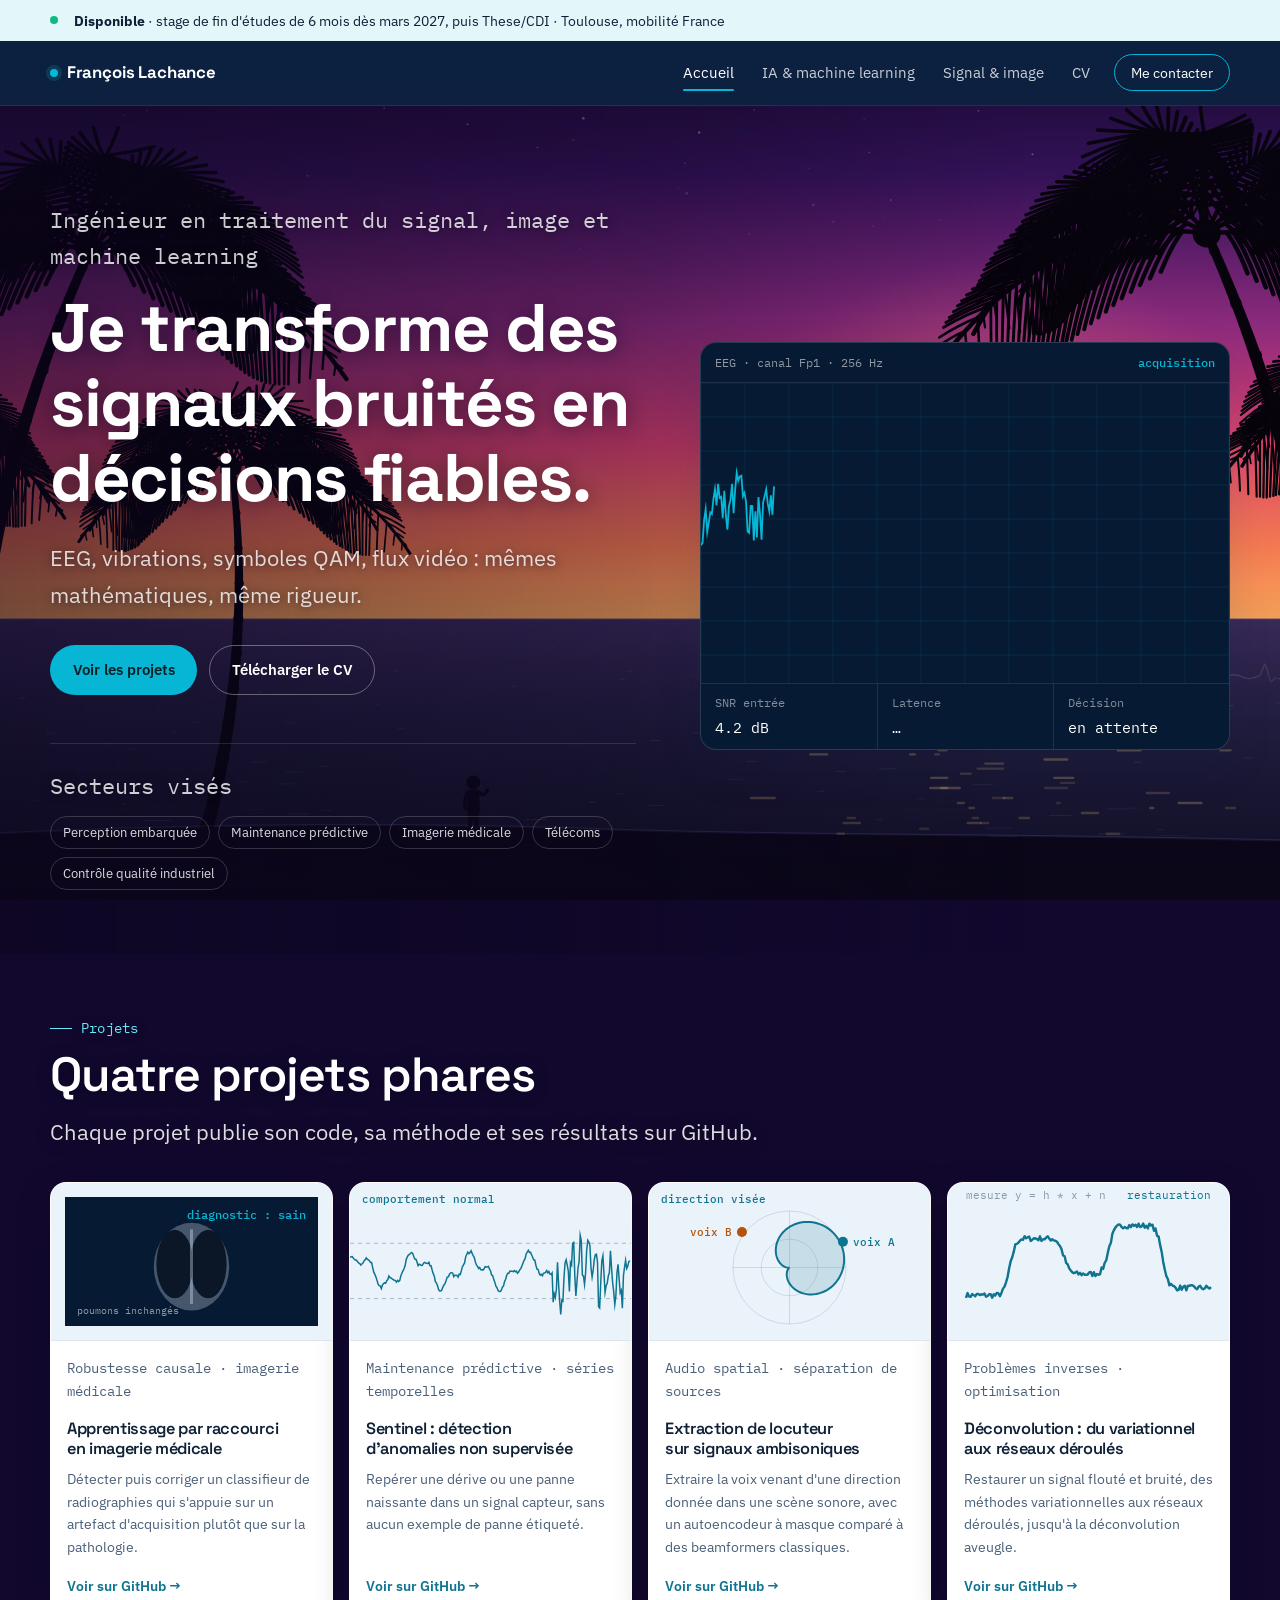
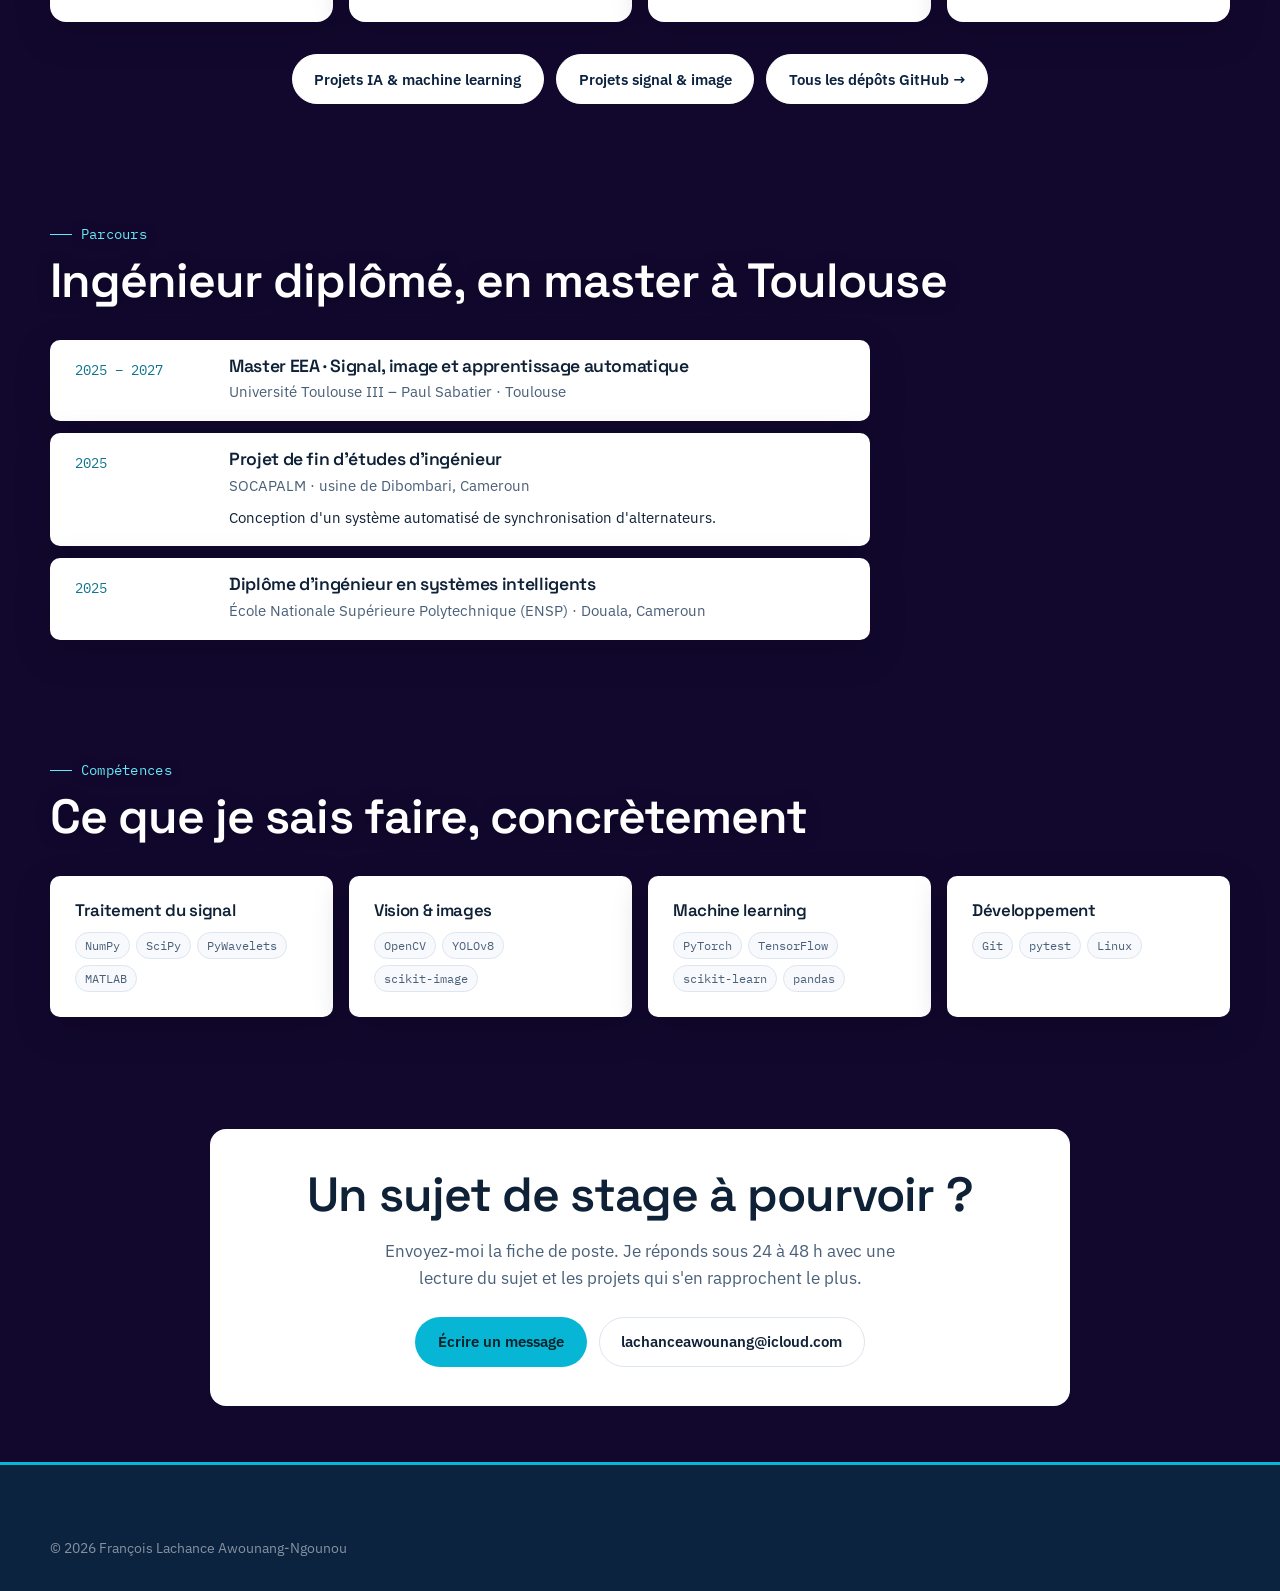
<file: index.html>
<!DOCTYPE html>
<html lang="fr">
<head>
<meta charset="UTF-8">
<meta name="viewport" content="width=device-width, initial-scale=1.0">

<title>François Lachance Awounang-Ngounou · Ingénieur signal, image &amp; machine learning</title>
<meta name="description" content="Ingénieur traitement du signal, vision par ordinateur et machine learning basé à Toulouse. EEG, analyse vibratoire, télécoms numériques, YOLOv8. Recherche un stage de fin d'études puis un CDI.">
<meta name="author" content="François Lachance Awounang-Ngounou">
<link rel="canonical" href="https://lachance123-franccois.github.io/lachancefrancois.github.io/">

<meta property="og:type" content="website">
<meta property="og:locale" content="fr_FR">
<meta property="og:url" content="https://lachance123-franccois.github.io/lachancefrancois.github.io/">
<meta property="og:title" content="François Lachance Awounang-Ngounou · Ingénieur signal, image & machine learning">
<meta property="og:description" content="Des signaux bruités aux décisions fiables : EEG, vibrations, télécoms, vision. Disponible pour un stage de fin d'études puis un CDI.">
<meta property="og:image" content="https://lachance123-franccois.github.io/lachancefrancois.github.io/assets/og-cover.png">
<meta name="twitter:card" content="summary_large_image">

<link rel="icon" href="assets/favicon.svg" type="image/svg+xml">
<link rel="apple-touch-icon" href="assets/icon-180.png">
<link rel="manifest" href="manifest.json">
<meta name="theme-color" content="#0c2340">

<link rel="preconnect" href="https://fonts.googleapis.com">
<link rel="preconnect" href="https://fonts.gstatic.com" crossorigin>
<link href="https://fonts.googleapis.com/css2?family=IBM+Plex+Mono:wght@400;500&family=IBM+Plex+Sans:wght@400;600&family=Space+Grotesk:wght@600;700&display=swap" rel="stylesheet">
<link rel="stylesheet" href="css/theme.css">
<link rel="stylesheet" href="css/fond.css">
<script>document.documentElement.classList.add('js');</script>

<script type="application/ld+json">
{
  "@context": "https://schema.org",
  "@type": "Person",
  "name": "François Lachance Awounang-Ngounou",
  "jobTitle": "Ingénieur traitement du signal, image et machine learning",
  "url": "https://lachance123-franccois.github.io/lachancefrancois.github.io/",
  "email": "mailto:lachanceawounang@icloud.com",
  "address": { "@type": "PostalAddress", "addressLocality": "Toulouse", "addressCountry": "FR" },
  "knowsAbout": ["Traitement du signal", "Vision par ordinateur", "Machine learning", "Python", "MATLAB", "Traitement d'images"],
  "sameAs": [
    "https://github.com/lachance123-franccois",
    "https://www.linkedin.com/in/francois-lachance12"
  ]
}
</script>


<style>
  /* ---------- Hero ---------- */
  .hero { background: var(--ink-900); color: var(--text-invert); padding-block: var(--sp-24) var(--sp-16); }
  .hero__grid { display: grid; grid-template-columns: 1.05fr .95fr; gap: var(--sp-16); align-items: center; }
  .hero h1 { color: #fff; font-size: var(--step-4); margin-bottom: var(--sp-6); }
  .hero__role { font-family: var(--font-mono); font-size: var(--step--1); color: var(--signal); margin: 0 0 var(--sp-4); }
  .hero p { color: rgba(255,255,255,.8); font-size: var(--step-1); max-width: 44ch; }
  .hero__actions { display: flex; flex-wrap: wrap; gap: var(--sp-3); margin-top: var(--sp-8); }
  .hero__seek { margin-top: var(--sp-12); padding-top: var(--sp-6); border-top: 1px solid rgba(255,255,255,.12); }
  .hero__seek-label { font-family: var(--font-mono); font-size: .74rem; color: rgba(255,255,255,.5); margin: 0 0 var(--sp-3); }
  .chips { display: flex; flex-wrap: wrap; gap: 8px; list-style: none; margin: 0; padding: 0; }
  .chips li {
    font-size: .82rem; padding: 5px 12px; border-radius: 999px;
    border: 1px solid rgba(255,255,255,.18); color: rgba(255,255,255,.85);
  }
  .scope {
    border: 1px solid rgba(255,255,255,.14); border-radius: var(--radius-lg);
    background: var(--scope-bg); overflow: hidden; box-shadow: var(--shadow-lg); margin: 0;
  }
  .scope__head {
    display: flex; justify-content: space-between; align-items: center;
    padding: .6rem .9rem; border-bottom: 1px solid rgba(255,255,255,.1);
    font-family: var(--font-mono); font-size: .74rem; color: rgba(255,255,255,.55);
  }
  .scope__head b { color: var(--signal); font-weight: 500; }
  .scope canvas { width: 100%; height: 300px; display: block; }
  .scope__foot {
    display: grid; grid-template-columns: repeat(3, 1fr);
    border-top: 1px solid rgba(255,255,255,.1);
    font-family: var(--font-mono); font-size: .74rem;
  }
  .scope__foot div { padding: .6rem .9rem; color: rgba(255,255,255,.5); }
  .scope__foot div + div { border-left: 1px solid rgba(255,255,255,.1); }
  .scope__foot span { display: block; color: #fff; font-size: .95rem; margin-top: 2px; }
  @media (max-width: 940px) {
    .hero { padding-block: var(--sp-16) var(--sp-12); }
    .hero__grid { grid-template-columns: 1fr; gap: var(--sp-12); }
    .scope canvas { height: 220px; }
  }

  /* ---------- En-têtes de section ---------- */
  .section-head { margin-bottom: var(--sp-8); }
  .section-head h2 { margin-bottom: var(--sp-3); }
  .section-head .lede { margin: 0; }
  .section--alt { background: var(--paper-pure); border-block: 1px solid var(--rule); }

  /* ---------- Projets : grille de cartes ---------- */
  .work { display: grid; grid-template-columns: repeat(4, 1fr); gap: var(--sp-4); }
  .card {
    display: flex; flex-direction: column;
    background: var(--paper-pure); border: 1px solid var(--rule);
    border-radius: var(--radius-lg); overflow: hidden;
    transition: border-color var(--normal) var(--ease), box-shadow var(--normal) var(--ease), transform var(--normal) var(--ease);
  }
  .card:hover { border-color: var(--signal); box-shadow: var(--shadow-md); transform: translateY(-3px); }
  .card__view { position: relative; background: var(--viz-bg); color: var(--text-muted); aspect-ratio: 16 / 9; border-bottom: 1px solid var(--rule); }
  .card__view canvas { width: 100%; height: 100%; display: block; }
  .card__body { padding: var(--sp-4) var(--sp-4) var(--sp-6); display: flex; flex-direction: column; flex: 1; }
  .card__domain { font-family: var(--font-mono); font-size: .72rem; color: var(--signal-dim); margin: 0 0 var(--sp-2); }
  .card h3 { font-size: 1.02rem; line-height: 1.25; margin-bottom: var(--sp-2); }
  .card p { font-size: .88rem; color: var(--text-muted); margin-bottom: var(--sp-4); }
  .card__foot { margin-top: auto; display: flex; flex-direction: column; gap: var(--sp-4); }
  .card__links { display: flex; flex-wrap: wrap; gap: var(--sp-2) var(--sp-4); }
  .card__links a { font-weight: 600; font-size: .86rem; }

  @media (max-width: 1040px) {
    .work { grid-template-columns: repeat(2, 1fr); }
  }
  @media (max-width: 600px) { .work { grid-template-columns: 1fr; } }
  .work-more { margin: var(--sp-8) auto 0; max-width: none; display: flex; flex-wrap: wrap; justify-content: center; gap: var(--sp-3); }

  /* ---------- Parcours ---------- */
  .timeline { list-style: none; margin: 0; padding: 0; display: grid; gap: var(--sp-3); max-width: 820px; }
  .timeline li {
    display: grid; grid-template-columns: 130px 1fr; gap: var(--sp-6);
    padding: var(--sp-4) var(--sp-6); border: 1px solid var(--rule); border-radius: var(--radius); background: var(--paper);
  }
  .timeline__when { font-family: var(--font-mono); font-size: .85rem; color: var(--signal-dim); padding-top: 2px; }
  .timeline h3 { font-size: 1.1rem; margin-bottom: var(--sp-1); }
  .timeline__where { font-size: .92rem; color: var(--text-muted); margin: 0; }
  .timeline__what { font-size: .92rem; margin: var(--sp-2) 0 0; }
  @media (max-width: 600px) { .timeline li { grid-template-columns: 1fr; gap: var(--sp-2); } }

  /* ---------- Compétences ---------- */
  .skills { display: grid; grid-template-columns: repeat(4, 1fr); gap: var(--sp-4); }
  @media (max-width: 1000px) { .skills { grid-template-columns: repeat(2, 1fr); } }
  @media (max-width: 640px) { .skills { grid-template-columns: 1fr; } }
  .skills .skill { padding: var(--sp-6); }
  .skills .skill h3 { font-size: 1.05rem; margin-bottom: var(--sp-3); }

  /* ---------- Appel final ---------- */
  .cta-band { background: var(--signal-tint); color: var(--text); padding-block: var(--sp-16); text-align: center; }
  .cta-band::after { display: none; }
  .cta-band p { color: var(--text-muted); margin-inline: auto; max-width: 52ch; }
  .cta-band .hero__actions { justify-content: center; margin-top: var(--sp-6); }
</style>
</head>
<body>

<a class="skip-link" href="#contenu">Aller au contenu</a>

<div class="availability">
  <div class="wrap availability__inner">
    <span class="pulse" aria-hidden="true"></span>
    <span><strong>Disponible</strong> · stage de fin d'études de 6&nbsp;mois dès mars&nbsp;2027, puis These/CDI · Toulouse, mobilité France</span>
  </div>
</div>

<nav class="site-nav" id="siteNav" aria-label="Navigation principale">
  <div class="wrap site-nav__inner">
    <a class="site-nav__brand" href="index.html">
      <span class="dot" aria-hidden="true"></span>François Lachance
    </a>
    <button class="site-nav__toggle" type="button" id="navToggle"
            aria-expanded="false" aria-controls="navMenu" aria-label="Ouvrir le menu">☰</button>
    <div class="site-nav__menu" id="navMenu">
      <ul class="site-nav__list">
        <li><a class="site-nav__link" href="index.html" aria-current="page">Accueil</a></li>
        <li><a class="site-nav__link" href="machine-learning.html">IA &amp; machine learning</a></li>
        <li><a class="site-nav__link" href="matlab.html">Signal &amp; image</a></li>
        <li><a class="site-nav__link" href="cv-op.html">CV</a></li>
        <li><a class="site-nav__cta" href="contact.html">Me contacter</a></li>
      </ul>
    </div>
  </div>
</nav>

<main id="contenu">

  <!-- ===================== HERO ===================== -->
  <header class="hero">
    <div class="wrap hero__grid">
      <div>
        <p class="hero__role">Ingénieur en traitement du signal, image et machine learning</p>
        <h1>Je transforme des signaux bruités en décisions fiables.</h1>
        <p>
          EEG, vibrations, symboles QAM, flux vidéo&nbsp;: mêmes mathématiques,
          même rigueur.
        </p>
        <div class="hero__actions">
          <a class="act act--signal" href="#projets">Voir les projets</a>
          <a class="act act--onDark" href="assets/pdf/CV_Francois_Lachance.pdf" download>Télécharger le CV</a>
        </div>

        <div class="hero__seek">
          <p class="hero__seek-label">Secteurs visés</p>
          <ul class="chips">
            <li>Perception embarquée</li>
            <li>Maintenance prédictive</li>
            <li>Imagerie médicale</li>
            <li>Télécoms</li>
            <li>Contrôle qualité industriel</li>
          </ul>
        </div>
      </div>

      <figure class="scope" role="img"
              aria-label="Oscilloscope animé : un signal EEG bruité est filtré, puis une crise est détectée.">
        <figcaption class="scope__head">
          <span>EEG · canal Fp1 · 256 Hz</span>
          <b id="scopeState">acquisition</b>
        </figcaption>
        <canvas id="heroScope" height="300"></canvas>
        <div class="scope__foot">
          <div>SNR entrée<span id="scopeSnr">…</span></div>
          <div>Latence<span id="scopeLat">…</span></div>
          <div>Décision<span id="scopeDec">…</span></div>
        </div>
      </figure>
    </div>
  </header>

  <!-- ===================== PROJETS ===================== -->
  <section class="section" id="projets">
    <div class="wrap">
      <div class="section-head">
        <p class="eyebrow">Projets</p>
        <h2>Quatre projets phares</h2>
        <p class="lede">Chaque projet publie son code, sa méthode et ses résultats sur GitHub.</p>
      </div>

      <div class="work">

        <article class="card reveal">
          <div class="card__view"><canvas id="viz-shortcut" aria-hidden="true"></canvas></div>
          <div class="card__body">
            <p class="card__domain">Robustesse causale · imagerie médicale</p>
            <h3>Apprentissage par raccourci en imagerie médicale</h3>
            <p>Détecter puis corriger un classifieur de radiographies qui s'appuie sur un artefact d'acquisition plutôt que sur la pathologie.</p>
            <div class="card__foot">
              <div class="card__links">
                <a href="https://github.com/lachance123-franccois/shortcut-audit" target="_blank" rel="noopener">Voir sur GitHub →</a>
              </div>
            </div>
          </div>
        </article>

        <article class="card reveal">
          <div class="card__view"><canvas id="viz-anomaly" aria-hidden="true"></canvas></div>
          <div class="card__body">
            <p class="card__domain">Maintenance prédictive · séries temporelles</p>
            <h3>Sentinel&nbsp;: détection d'anomalies non supervisée</h3>
            <p>Repérer une dérive ou une panne naissante dans un signal capteur, sans aucun exemple de panne étiqueté.</p>
            <div class="card__foot">
              <div class="card__links">
                <a href="https://github.com/lachance123-franccois/sentinel" target="_blank" rel="noopener">Voir sur GitHub →</a>
              </div>
            </div>
          </div>
        </article>

        <article class="card reveal">
          <div class="card__view"><canvas id="viz-ambi" aria-hidden="true"></canvas></div>
          <div class="card__body">
            <p class="card__domain">Audio spatial · séparation de sources</p>
            <h3>Extraction de locuteur sur signaux ambisoniques</h3>
            <p>Extraire la voix venant d'une direction donnée dans une scène sonore, avec un autoencodeur à masque comparé à des beamformers classiques.</p>
            <div class="card__foot">
              <div class="card__links">
                <a href="https://github.com/lachance123-franccois/ambisonic-source-separation" target="_blank" rel="noopener">Voir sur GitHub →</a>
              </div>
            </div>
          </div>
        </article>

        <article class="card reveal">
          <div class="card__view"><canvas id="viz-deconv" aria-hidden="true"></canvas></div>
          <div class="card__body">
            <p class="card__domain">Problèmes inverses · optimisation</p>
            <h3>Déconvolution&nbsp;: du variationnel aux réseaux déroulés</h3>
            <p>Restaurer un signal flouté et bruité, des méthodes variationnelles aux réseaux déroulés, jusqu'à la déconvolution aveugle.</p>
            <div class="card__foot">
              <div class="card__links">
                <a href="https://github.com/lachance123-franccois/deconvolution-variational-to-unrolled" target="_blank" rel="noopener">Voir sur GitHub →</a>
              </div>
            </div>
          </div>
        </article>

      </div>

      <p class="work-more">
        <a class="act act--ghost" href="machine-learning.html">Projets IA &amp; machine learning</a>
        <a class="act act--ghost" href="matlab.html">Projets signal &amp; image</a>
        <a class="act act--ghost" href="https://github.com/lachance123-franccois?tab=repositories" target="_blank" rel="noopener">Tous les dépôts GitHub →</a>
      </p>
    </div>
  </section>

  <!-- ===================== PARCOURS ===================== -->
  <section class="section section--alt" id="parcours">
    <div class="wrap">
      <div class="section-head">
        <p class="eyebrow">Parcours</p>
        <h2>Ingénieur diplômé, en master à Toulouse</h2>
      </div>

      <ol class="timeline">
        <li>
          <span class="timeline__when">2025 – 2027</span>
          <div>
            <h3>Master EEA · Signal, image et apprentissage automatique</h3>
            <p class="timeline__where">Université Toulouse III – Paul Sabatier · Toulouse</p>
          </div>
        </li>
        <li>
          <span class="timeline__when">2025</span>
          <div>
            <h3>Projet de fin d'études d'ingénieur</h3>
            <p class="timeline__where">SOCAPALM · usine de Dibombari, Cameroun</p>
            <p class="timeline__what">Conception d'un système automatisé de synchronisation d'alternateurs.</p>
          </div>
        </li>
        <li>
          <span class="timeline__when">2025</span>
          <div>
            <h3>Diplôme d'ingénieur en systèmes intelligents</h3>
            <p class="timeline__where">École Nationale Supérieure Polytechnique (ENSP) · Douala, Cameroun</p>
          </div>
        </li>
      </ol>
    </div>
  </section>

  <!-- ===================== COMPÉTENCES ===================== -->
  <section class="section" id="competences">
    <div class="wrap">
      <div class="section-head">
        <p class="eyebrow">Compétences</p>
        <h2>Ce que je sais faire, concrètement</h2>
      </div>

      <div class="skills">
        <div class="skill">
          <h3>Traitement du signal</h3>
          <ul class="tags"><li>NumPy</li><li>SciPy</li><li>PyWavelets</li><li>MATLAB</li></ul>
        </div>
        <div class="skill">
          <h3>Vision &amp; images</h3>
          <ul class="tags"><li>OpenCV</li><li>YOLOv8</li><li>scikit-image</li></ul>
        </div>
        <div class="skill">
          <h3>Machine learning</h3>
          <ul class="tags"><li>PyTorch</li><li>TensorFlow</li><li>scikit-learn</li><li>pandas</li></ul>
        </div>
        <div class="skill">
          <h3>Développement</h3>
          <ul class="tags"><li>Git</li><li>pytest</li><li>Linux</li></ul>
        </div>
      </div>
    </div>
  </section>

  <!-- ===================== CONTACT ===================== -->
  <section class="cta-band">
    <div class="wrap">
      <h2>Un sujet de stage à pourvoir&nbsp;?</h2>
      <p>
        Envoyez-moi la fiche de poste. Je réponds sous 24 à 48&nbsp;h avec une lecture
        du sujet et les projets qui s'en rapprochent le plus.
      </p>
      <div class="hero__actions">
        <a class="act act--signal" href="contact.html">Écrire un message</a>
        <a class="act act--ghost" href="mailto:lachanceawounang@icloud.com">lachanceawounang@icloud.com</a>
      </div>
    </div>
  </section>

</main>

<footer class="site-foot">
  <div class="wrap">
    <div class="site-foot__base">
      <span>© 2026 François Lachance Awounang-Ngounou</span>
    </div>
  </div>
</footer>

<button class="to-top" id="toTop" type="button" aria-label="Revenir en haut de la page">↑</button>

<script src="js/main.js" defer></script>
<script>
/* Animation du projet de déconvolution : mesure floue -> restauration progressive */
(function () {
  var cv = document.getElementById('viz-deconv');
  if (!cv || !cv.getContext) return;
  var ctx = cv.getContext('2d');
  var N = 160, x = [], y = [];
  var steps = [[0, .25], [.18, .78], [.40, .45], [.58, .90], [.80, .32], [1.01, .32]];
  for (var i = 0; i < N; i++) {
    var t = i / (N - 1), v = steps[0][1];
    for (var k = 0; k < steps.length - 1; k++) if (t >= steps[k][0]) v = steps[k][1];
    x.push(v);
  }
  var seed = 7; function rnd() { seed = (seed * 16807) % 2147483647; return seed / 2147483647; }
  var K = 9, s = 3.2, ker = [], z = 0;
  for (var j = -K; j <= K; j++) { var g = Math.exp(-j * j / (2 * s * s)); ker.push(g); z += g; }
  for (i = 0; i < N; i++) {
    var acc = 0;
    for (j = -K; j <= K; j++) acc += ker[j + K] / z * x[Math.min(N - 1, Math.max(0, i - j))];
    y.push(acc + (rnd() - .5) * .05);
  }
  var root = getComputedStyle(document.documentElement);
  var accent = (root.getPropertyValue('--signal-dim') || '').trim() || '#0e7490';
  var reduce = window.matchMedia && window.matchMedia('(prefers-reduced-motion: reduce)').matches;
  var W = 0, H = 0, running = false, t0 = 0;

  function size() {
    var r = cv.getBoundingClientRect(), d = window.devicePixelRatio || 1;
    W = r.width || 480; H = r.height || 260;
    cv.width = Math.round(W * d); cv.height = Math.round(H * d);
    ctx.setTransform(d, 0, 0, d, 0, 0);
  }
  function trace(v, col, lw, alpha) {
    var pad = 18, w = W - 2 * pad, h = H - 2 * pad - 14;
    ctx.globalAlpha = alpha; ctx.strokeStyle = col; ctx.lineWidth = lw; ctx.lineJoin = 'round';
    ctx.beginPath();
    for (var i = 0; i < v.length; i++) {
      var px = pad + w * i / (v.length - 1), py = pad + 14 + h * (1 - v[i]);
      i ? ctx.lineTo(px, py) : ctx.moveTo(px, py);
    }
    ctx.stroke(); ctx.globalAlpha = 1;
  }
  function frame(p) {
    var ink = getComputedStyle(cv).color || '#888';
    ctx.clearRect(0, 0, W, H);
    var e = p < .5 ? 2 * p * p : 1 - Math.pow(-2 * p + 2, 2) / 2, r = [];
    for (var i = 0; i < N; i++) r.push((1 - e) * y[i] + e * x[i]);
    trace(y, ink, 1.4, .35);
    trace(r, accent, 2.4, 1);
    ctx.font = '11px "IBM Plex Mono", monospace';
    ctx.fillStyle = ink; ctx.globalAlpha = .6; ctx.fillText('mesure y = h * x + n', 18, 16);
    ctx.globalAlpha = 1; ctx.fillStyle = accent;
    var lbl = 'restauration';
    ctx.fillText(lbl, W - 18 - ctx.measureText(lbl).width, 16);
  }
  function loop(ts) {
    if (!running) return;
    if (!t0) t0 = ts;
    var c = ((ts - t0) / 1000) % 7, p = c < 1 ? 0 : c < 5 ? (c - 1) / 4 : 1;
    frame(p); requestAnimationFrame(loop);
  }
  size(); frame(reduce ? 1 : 0);
  window.addEventListener('resize', function () { size(); if (!running) frame(reduce ? 1 : 0); });
  if (reduce || !('IntersectionObserver' in window)) { frame(1); return; }
  new IntersectionObserver(function (en) {
    var vis = en[0].isIntersecting;
    if (vis && !running) { running = true; t0 = 0; requestAnimationFrame(loop); }
    if (!vis) running = false;
  }, { threshold: .25 }).observe(cv);
})();
</script>
</body>
</html>
</file>
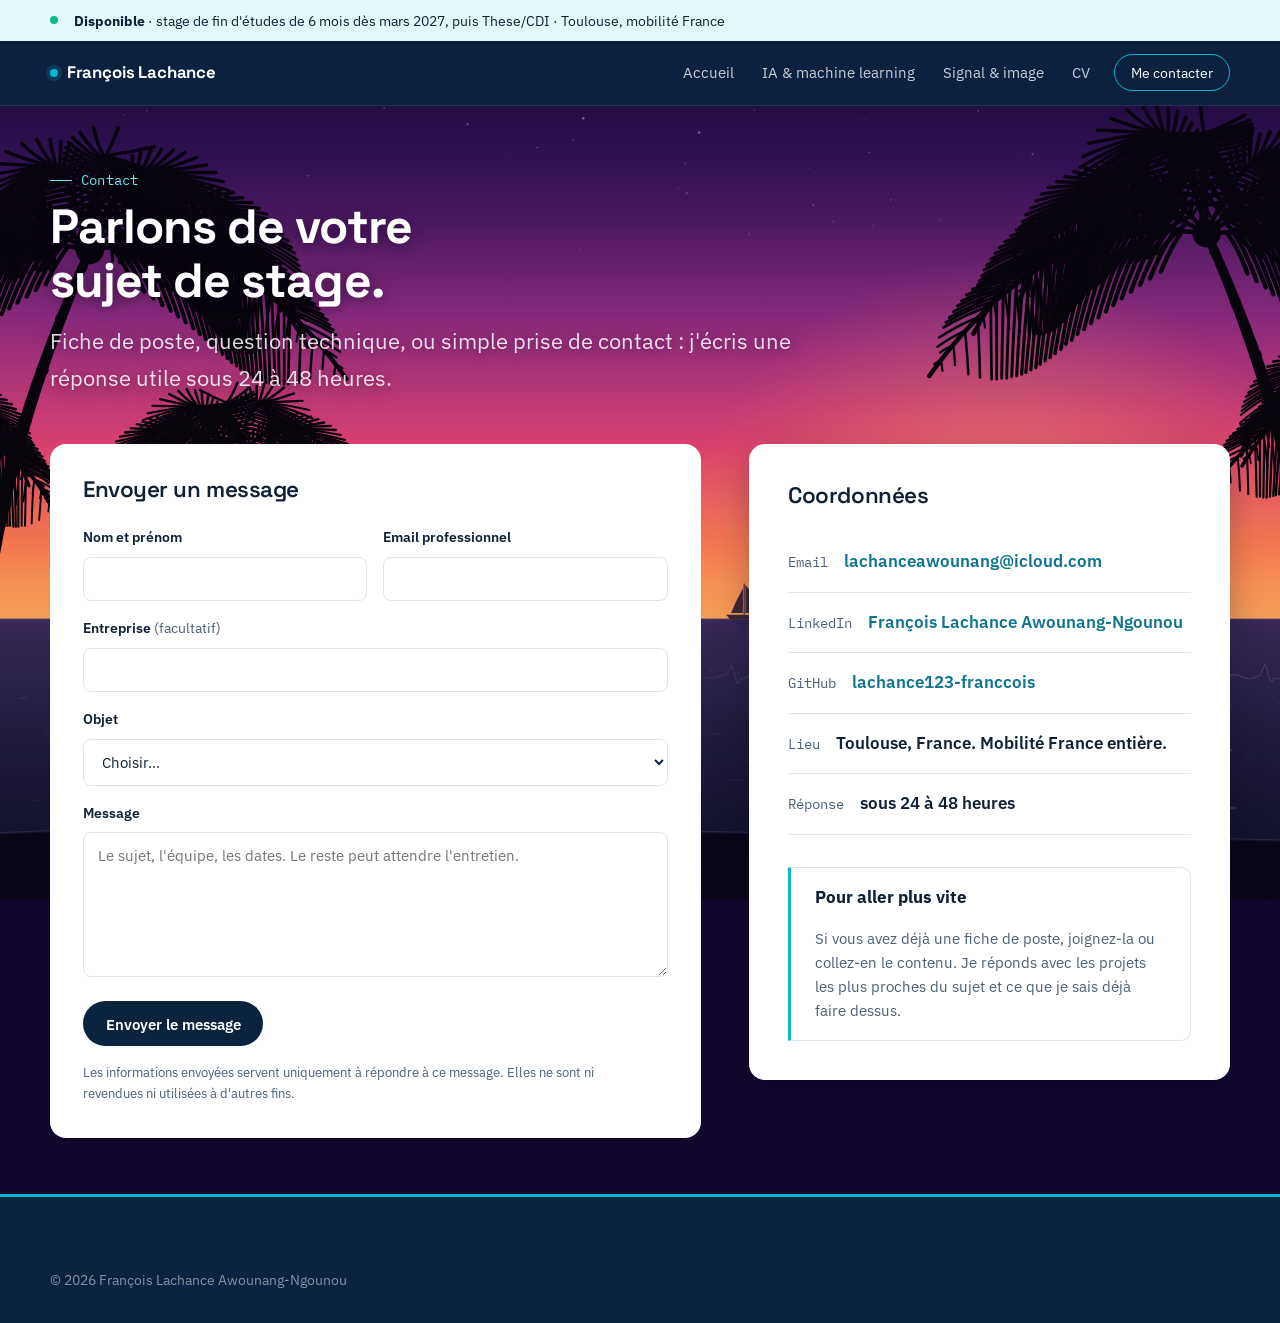
<file: contact.html>
<!DOCTYPE html>
<html lang="fr">
<head>
<meta charset="UTF-8">
<meta name="viewport" content="width=device-width, initial-scale=1.0">

<title>Contact | François Lachance Awounang-Ngounou</title>
<meta name="description" content="Contacter François Lachance, ingénieur signal, image et machine learning à Toulouse. Réponse sous 24 à 48 heures.">
<link rel="canonical" href="https://lachance123-franccois.github.io/lachancefrancois.github.io/contact.html">
<meta property="og:url" content="https://lachance123-franccois.github.io/lachancefrancois.github.io/contact.html">
<meta property="og:image" content="https://lachance123-franccois.github.io/lachancefrancois.github.io/assets/og-cover.png">
<meta property="og:type" content="website">
<meta property="og:title" content="Contact | François Lachance Awounang-Ngounou">
<meta property="og:description" content="Ingénieur signal, image et machine learning. Disponible pour un stage de fin d'études puis un CDI.">

<link rel="icon" href="assets/favicon.svg" type="image/svg+xml">
<link rel="manifest" href="manifest.json">
<meta name="theme-color" content="#0c2340">

<link rel="preconnect" href="https://fonts.googleapis.com">
<link rel="preconnect" href="https://fonts.gstatic.com" crossorigin>
<link href="https://fonts.googleapis.com/css2?family=IBM+Plex+Mono:wght@400;500&family=IBM+Plex+Sans:wght@400;600&family=Space+Grotesk:wght@600;700&display=swap" rel="stylesheet">
<link rel="stylesheet" href="css/theme.css">
<link rel="stylesheet" href="css/fond.css">
<script>document.documentElement.classList.add('js');</script>

<style>
  .contact-grid { display: grid; grid-template-columns: 1.15fr .85fr; gap: var(--sp-12); align-items: start; }
  @media (max-width: 900px) { .contact-grid { grid-template-columns: 1fr; gap: var(--sp-8); } }
  .form-card {
    background: var(--paper-pure); border: 1px solid var(--rule);
    border-radius: var(--radius-lg); padding: var(--sp-8); box-shadow: var(--shadow-sm);
  }
  .field-row { display: grid; grid-template-columns: 1fr 1fr; gap: var(--sp-4); }
  @media (max-width: 560px) { .field-row { grid-template-columns: 1fr; } }
  .coord { list-style: none; margin: 0 0 var(--sp-8); padding: 0; }
  .coord li {
    display: grid; grid-template-columns: auto 1fr; gap: var(--sp-4);
    align-items: baseline; padding: var(--sp-4) 0; border-bottom: 1px solid var(--rule);
  }
  .coord dt, .coord .k {
    font-family: var(--font-mono); font-size: var(--step--1);
    color: var(--text-muted); white-space: nowrap;
  }
  .coord .v { font-weight: 600; }
  .coord .v a { text-decoration: none; }
  .coord .v a:hover { text-decoration: underline; }
  .note {
    background: var(--paper-pure); border: 1px solid var(--rule);
    border-left: 3px solid var(--signal); border-radius: 0 var(--radius) var(--radius) 0;
    padding: var(--sp-4) var(--sp-6);
  }
  .note p:last-child { margin-bottom: 0; }
</style>
</head>
<body>

<a class="skip-link" href="#contenu">Aller au contenu</a>

<div class="availability">
  <div class="wrap availability__inner">
    <span class="pulse" aria-hidden="true"></span>
    <span><strong>Disponible</strong> · stage de fin d'études de 6&nbsp;mois dès mars&nbsp;2027, puis These/CDI · Toulouse, mobilité France</span>
  </div>
</div>

<nav class="site-nav" id="siteNav" aria-label="Navigation principale">
  <div class="wrap site-nav__inner">
    <a class="site-nav__brand" href="index.html">
      <span class="dot" aria-hidden="true"></span>François Lachance
    </a>
    <button class="site-nav__toggle" type="button" id="navToggle"
            aria-expanded="false" aria-controls="navMenu" aria-label="Ouvrir le menu">☰</button>
    <div class="site-nav__menu" id="navMenu">
      <ul class="site-nav__list">
        <li><a class="site-nav__link" href="index.html">Accueil</a></li>
        <li><a class="site-nav__link" href="machine-learning.html">IA &amp; machine learning</a></li>
        <li><a class="site-nav__link" href="matlab.html">Signal &amp; image</a></li>
        <li><a class="site-nav__link" href="cv-op.html">CV</a></li>
        <li><a class="site-nav__cta" href="contact.html" aria-current="page">Me contacter</a></li>
      </ul>
    </div>
  </div>
</nav>

<main id="contenu" class="section">
  <div class="wrap">

    <p class="eyebrow">Contact</p>
    <h1 style="font-size: var(--step-3); max-width: 20ch;">Parlons de votre sujet de stage.</h1>
    <p class="lede" style="margin-bottom: var(--sp-12);">
      Fiche de poste, question technique, ou simple prise de contact : j'écris une réponse
      utile sous 24 à 48&nbsp;heures.
    </p>

    <div class="contact-grid">

      
      <form class="form-card" id="contactForm"
            action="https://formsubmit.co/ajax/lachanceawounang@icloud.com" method="POST">

        
        <input type="hidden" name="_subject" value="Message depuis le portfolio">
        <input type="hidden" name="_template" value="table">
        <input type="hidden" name="_captcha" value="false">

        <h2 style="font-size: var(--step-1); margin-bottom: var(--sp-6);">Envoyer un message</h2>

        <div class="field-row">
          <div class="field">
            <label for="f-name">Nom et prénom</label>
            <input id="f-name" name="name" type="text" autocomplete="name" required>
          </div>
          <div class="field">
            <label for="f-email">Email professionnel</label>
            <input id="f-email" name="email" type="email" autocomplete="email" required>
          </div>
        </div>

        <div class="field">
          <label for="f-org">Entreprise <span class="hint">(facultatif)</span></label>
          <input id="f-org" name="organisation" type="text" autocomplete="organization">
        </div>

        <div class="field">
          <label for="f-subject">Objet</label>
          <select id="f-subject" name="subject" required>
            <option value="">Choisir…</option>
            <option>Proposition de stage</option>
            <option>Proposition d'alternance ou de CDI</option>
            <option>Question technique sur un projet</option>
            <option>Autre</option>
          </select>
        </div>

        <div class="field">
          <label for="f-message">Message</label>
          <textarea id="f-message" name="message" rows="6" required
                    placeholder="Le sujet, l'équipe, les dates. Le reste peut attendre l'entretien."></textarea>
        </div>

        
        <input class="hp" type="text" name="_gotcha" tabindex="-1" autocomplete="off" aria-hidden="true">

        <button class="act act--primary" type="submit">Envoyer le message</button>

        <p id="formStatus" class="form-status" role="status" aria-live="polite"></p>

        <p style="font-size: .82rem; color: var(--text-muted); margin: var(--sp-4) 0 0;">
          Les informations envoyées servent uniquement à répondre à ce message.
          Elles ne sont ni revendues ni utilisées à d'autres fins.
        </p>
      </form>

      
      <div>
        <h2 style="font-size: var(--step-1); margin-bottom: var(--sp-6);">Coordonnées</h2>

        <ul class="coord">
          <li>
            <span class="k">Email</span>
            <span class="v"><a href="mailto:lachanceawounang@icloud.com">lachanceawounang@icloud.com</a></span>
          </li>
          <li>
            <span class="k">LinkedIn</span>
            <span class="v"><a href="https://www.linkedin.com/in/francois-lachance12" target="_blank" rel="noopener">François Lachance Awounang-Ngounou</a></span>
          </li>
          <li>
            <span class="k">GitHub</span>
            <span class="v"><a href="https://github.com/lachance123-franccois" target="_blank" rel="noopener">lachance123-franccois</a></span>
          </li>
          <li>
            <span class="k">Lieu</span>
            <span class="v">Toulouse, France. Mobilité France entière.</span>
          </li>
          <li>
            <span class="k">Réponse</span>
            <span class="v">sous 24 à 48 heures</span>
          </li>
        </ul>

        <div class="note">
          <p><strong>Pour aller plus vite</strong></p>
          <p style="font-size: .93rem; color: var(--text-muted);">
            Si vous avez déjà une fiche de poste, joignez-la ou collez-en le contenu.
            Je réponds avec les projets les plus proches du sujet et ce que je sais déjà faire dessus.
          </p>
        </div>
      </div>

    </div>
  </div>
</main>

<footer class="site-foot">
  <div class="wrap">
    <div class="site-foot__base">
      <span>© 2026 François Lachance Awounang-Ngounou</span>
    </div>
  </div>
</footer>

<button class="to-top" id="toTop" type="button" aria-label="Revenir en haut de la page">↑</button>

<script src="js/main.js" defer></script>
</body>
</html>
</file>
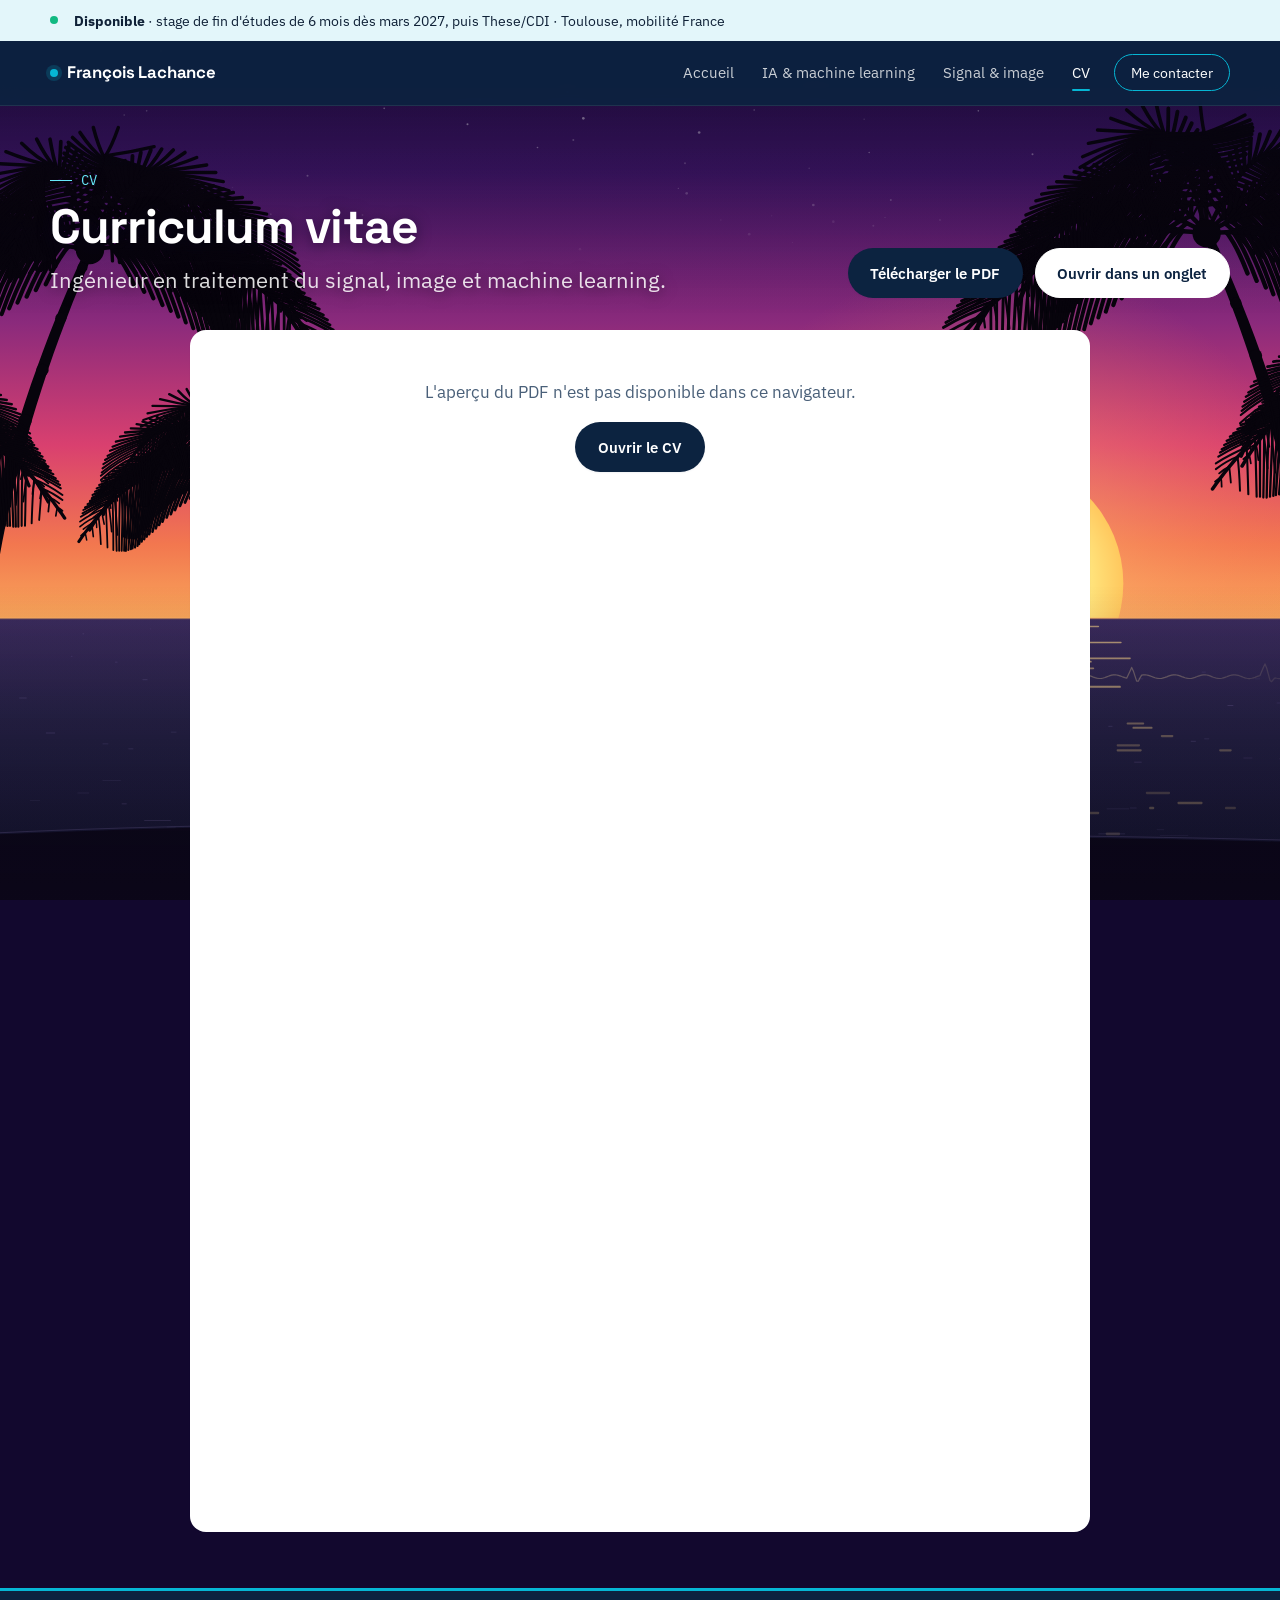
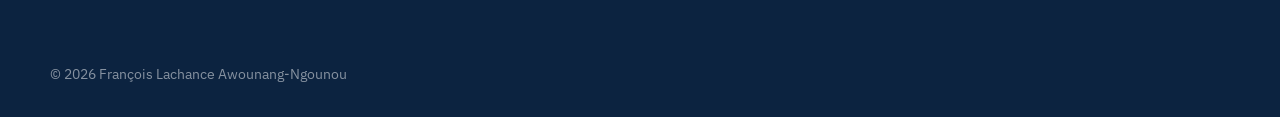
<file: cv-op.html>
<!DOCTYPE html>
<html lang="fr">
<head>
<meta charset="UTF-8">
<meta name="viewport" content="width=device-width, initial-scale=1.0">

<title>CV · François Lachance Awounang-Ngounou</title>
<meta name="description" content="CV de François Lachance Awounang-Ngounou, ingénieur traitement du signal, image et machine learning. Master EEA à Toulouse, disponible pour un stage de fin d'études dès mars 2027.">
<meta name="author" content="François Lachance Awounang-Ngounou">
<link rel="canonical" href="https://lachance123-franccois.github.io/lachancefrancois.github.io/cv-op.html">

<meta property="og:type" content="website">
<meta property="og:locale" content="fr_FR">
<meta property="og:url" content="https://lachance123-franccois.github.io/lachancefrancois.github.io/cv-op.html">
<meta property="og:title" content="CV · François Lachance Awounang-Ngounou">
<meta property="og:description" content="Ingénieur traitement du signal, image et machine learning. Disponible pour un stage de fin d'études puis un CDI.">
<meta property="og:image" content="https://lachance123-franccois.github.io/lachancefrancois.github.io/assets/og-cover.png">
<meta name="twitter:card" content="summary_large_image">

<link rel="icon" href="assets/favicon.svg" type="image/svg+xml">
<link rel="manifest" href="manifest.json">
<meta name="theme-color" content="#0c2340">

<link rel="preconnect" href="https://fonts.googleapis.com">
<link rel="preconnect" href="https://fonts.gstatic.com" crossorigin>
<link href="https://fonts.googleapis.com/css2?family=IBM+Plex+Mono:wght@400;500&family=IBM+Plex+Sans:wght@400;600&family=Space+Grotesk:wght@600;700&display=swap" rel="stylesheet">
<link rel="stylesheet" href="css/theme.css">
<link rel="stylesheet" href="css/fond.css">
<script>document.documentElement.classList.add('js');</script>

<style>
  .cv-head { display: flex; flex-wrap: wrap; align-items: flex-end; justify-content: space-between; gap: var(--sp-6); margin-bottom: var(--sp-8); }
  .cv-head h1 { font-size: var(--step-3); margin-bottom: var(--sp-2); }
  .cv-head .lede { margin: 0; }
  .cv-actions { display: flex; flex-wrap: wrap; gap: var(--sp-3); }

  .cv-frame {
    background: var(--paper-pure); border: 1px solid var(--rule);
    border-radius: var(--radius-lg); overflow: hidden; box-shadow: var(--shadow-sm);
    max-width: 900px; margin-inline: auto;
  }
  .cv-viewer { display: block; width: 100%; aspect-ratio: 1 / 1.414; max-height: 1200px; border: 0; }
  .cv-fallback { padding: var(--sp-12) var(--sp-6); text-align: center; }
  .cv-fallback p { margin-inline: auto; color: var(--text-muted); }
  /* Sur téléphone, les navigateurs n'affichent pas les PDF intégrés : on propose directement l'ouverture */
  .cv-mobile { display: none; }
  @media (max-width: 720px) {
    .cv-viewer { display: none; }
    .cv-mobile { display: block; }
  }
</style>
</head>
<body>

<a class="skip-link" href="#contenu">Aller au contenu</a>

<div class="availability">
  <div class="wrap availability__inner">
    <span class="pulse" aria-hidden="true"></span>
    <span><strong>Disponible</strong> · stage de fin d'études de 6&nbsp;mois dès mars&nbsp;2027, puis These/CDI · Toulouse, mobilité France</span>
  </div>
</div>

<nav class="site-nav" id="siteNav" aria-label="Navigation principale">
  <div class="wrap site-nav__inner">
    <a class="site-nav__brand" href="index.html">
      <span class="dot" aria-hidden="true"></span>François Lachance
    </a>
    <button class="site-nav__toggle" type="button" id="navToggle"
            aria-expanded="false" aria-controls="navMenu" aria-label="Ouvrir le menu">☰</button>
    <div class="site-nav__menu" id="navMenu">
      <ul class="site-nav__list">
        <li><a class="site-nav__link" href="index.html">Accueil</a></li>
        <li><a class="site-nav__link" href="machine-learning.html">IA &amp; machine learning</a></li>
        <li><a class="site-nav__link" href="matlab.html">Signal &amp; image</a></li>
        <li><a class="site-nav__link" href="cv-op.html" aria-current="page">CV</a></li>
        <li><a class="site-nav__cta" href="contact.html">Me contacter</a></li>
      </ul>
    </div>
  </div>
</nav>

<main id="contenu" class="section">
  <div class="wrap">

    <div class="cv-head">
      <div>
        <p class="eyebrow">CV</p>
        <h1>Curriculum vitae</h1>
        <p class="lede">Ingénieur en traitement du signal, image et machine learning.</p>
      </div>
      <div class="cv-actions">
        <a class="act act--primary" href="assets/pdf/CV_Francois_Lachance.pdf" download="CV_Francois_Lachance.pdf">Télécharger le PDF</a>
        <a class="act act--ghost" href="assets/pdf/CV_Francois_Lachance.pdf" target="_blank" rel="noopener">Ouvrir dans un onglet</a>
      </div>
    </div>

    <div class="cv-frame">
      <object class="cv-viewer" data="assets/pdf/CV_Francois_Lachance.pdf" type="application/pdf"
              aria-label="Aperçu du CV de François Lachance Awounang-Ngounou">
        <div class="cv-fallback">
          <p>L'aperçu du PDF n'est pas disponible dans ce navigateur.</p>
          <p><a class="act act--primary" href="assets/pdf/CV_Francois_Lachance.pdf" target="_blank" rel="noopener">Ouvrir le CV</a></p>
        </div>
      </object>
      <div class="cv-fallback cv-mobile">
        <p>Le CV s'ouvre dans le lecteur PDF de votre téléphone.</p>
        <p><a class="act act--primary" href="assets/pdf/CV_Francois_Lachance.pdf" target="_blank" rel="noopener">Ouvrir le CV</a></p>
      </div>
    </div>

  </div>
</main>

<footer class="site-foot">
  <div class="wrap">
    <div class="site-foot__base">
      <span>© 2026 François Lachance Awounang-Ngounou</span>
    </div>
  </div>
</footer>

<button class="to-top" id="toTop" type="button" aria-label="Revenir en haut de la page">↑</button>

<script src="js/main.js" defer></script>
</body>
</html>
</file>
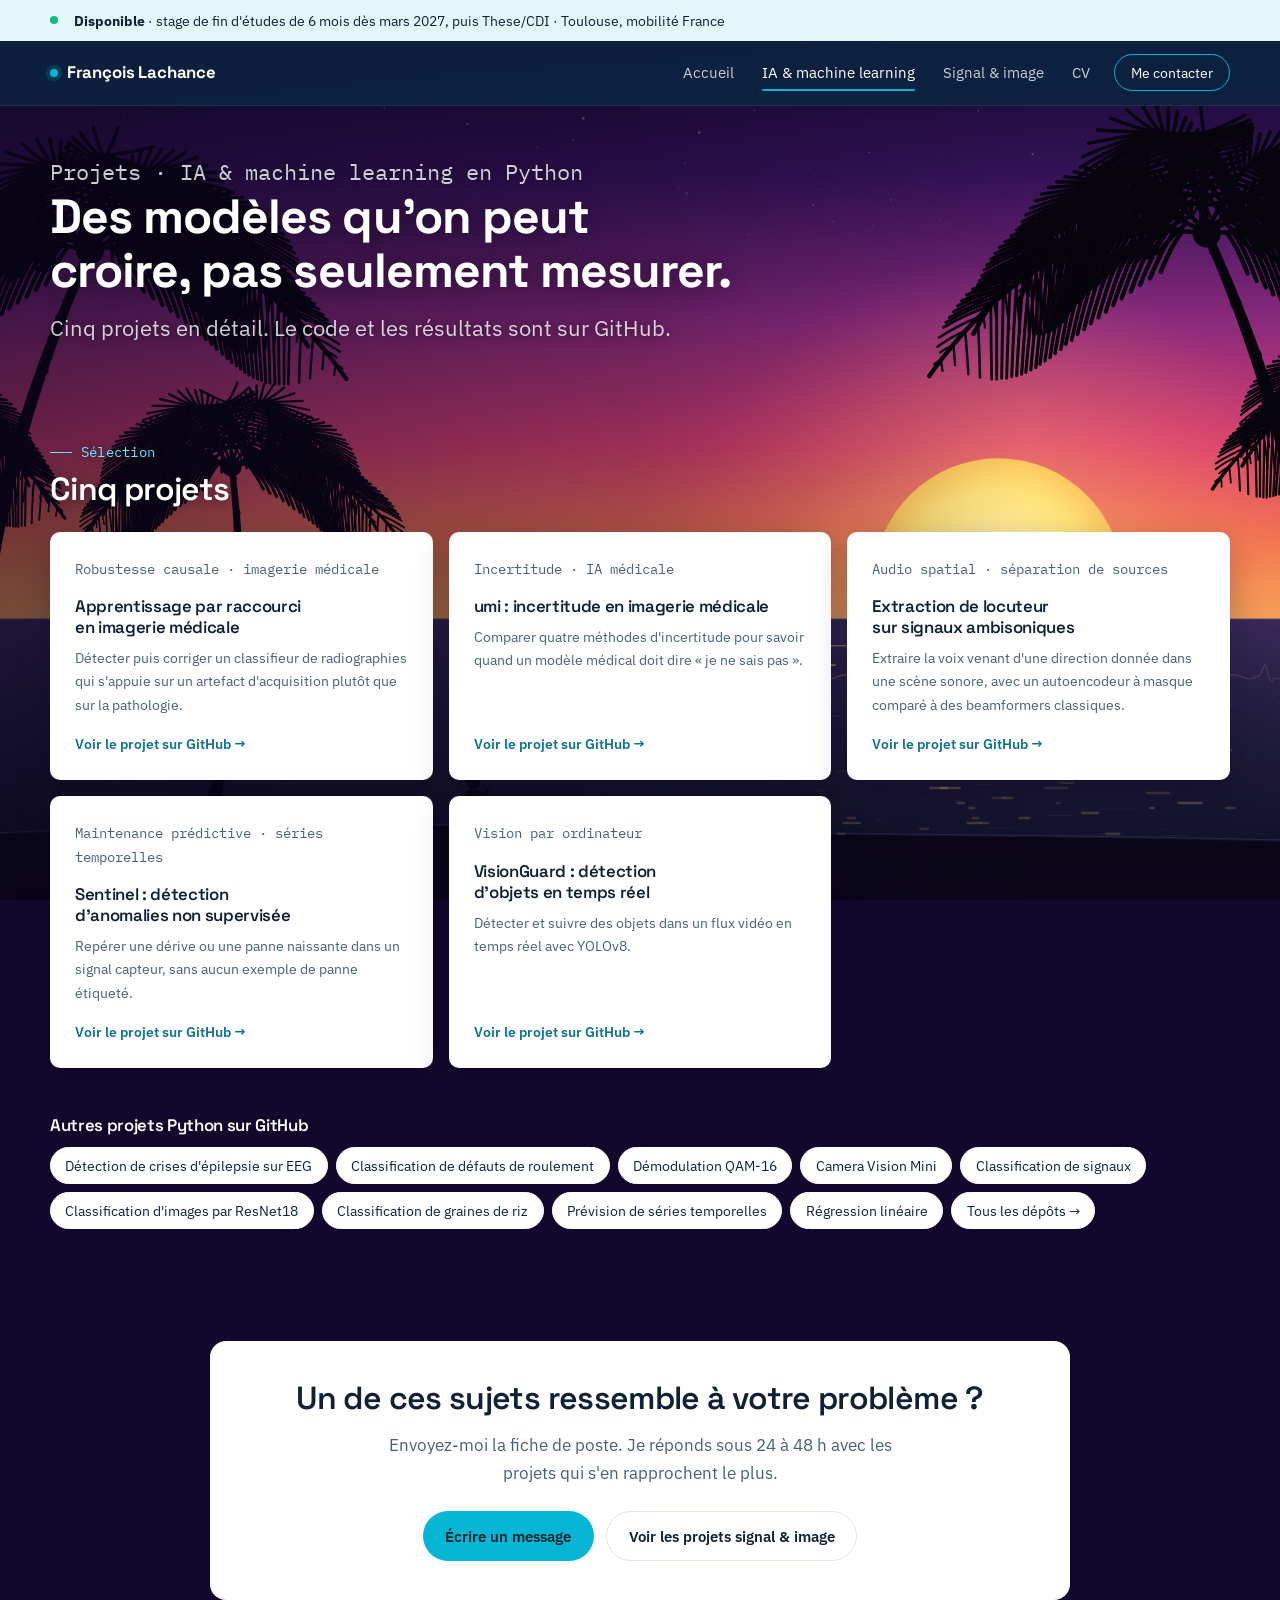
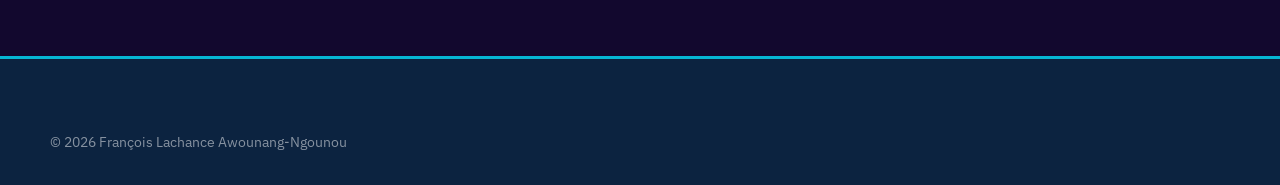
<file: machine-learning.html>
<!DOCTYPE html>
<html lang="fr">
<head>
<meta charset="UTF-8">
<meta name="viewport" content="width=device-width, initial-scale=1.0">
<title>Projets IA et machine learning · François Lachance Awounang-Ngounou</title>
<meta name="description" content="Projets de machine learning en Python : fiabilité des modèles médicaux, séparation de sources audio, détection d'anomalies, vision temps réel. Code et résultats sur GitHub.">
<link rel="canonical" href="https://lachance123-franccois.github.io/lachancefrancois.github.io/machine-learning.html">
<meta property="og:type" content="website">
<meta property="og:locale" content="fr_FR">
<meta property="og:url" content="https://lachance123-franccois.github.io/lachancefrancois.github.io/machine-learning.html">
<meta property="og:title" content="Projets IA et machine learning · François Lachance Awounang-Ngounou">
<meta property="og:description" content="Projets de machine learning en Python : fiabilité des modèles médicaux, séparation de sources audio, détection d'anomalies, vision temps réel. Code et résultats sur GitHub.">
<meta property="og:image" content="https://lachance123-franccois.github.io/lachancefrancois.github.io/assets/og-cover.png">
<meta name="twitter:card" content="summary_large_image">

<link rel="preconnect" href="https://fonts.googleapis.com">
<link rel="preconnect" href="https://fonts.gstatic.com" crossorigin>
<link href="https://fonts.googleapis.com/css2?family=IBM+Plex+Mono:wght@400;500&family=IBM+Plex+Sans:wght@400;600&family=Space+Grotesk:wght@600;700&display=swap" rel="stylesheet">
<link rel="icon" href="assets/favicon.svg" type="image/svg+xml">
<link rel="manifest" href="manifest.json">
<meta name="theme-color" content="#0c2340">
<link rel="stylesheet" href="css/theme.css">
<link rel="stylesheet" href="css/fond.css">
<script>document.documentElement.classList.add('js');</script>
</head>
<body>
<a class="skip-link" href="#contenu">Aller au contenu</a>

<div class="availability">
  <div class="wrap availability__inner">
    <span class="pulse" aria-hidden="true"></span>
    <span><strong>Disponible</strong> · stage de fin d'études de 6&nbsp;mois dès mars&nbsp;2027, puis These/CDI · Toulouse, mobilité France</span>
  </div>
</div>

<nav class="site-nav" id="siteNav" aria-label="Navigation principale">
  <div class="wrap site-nav__inner">
    <a class="site-nav__brand" href="index.html">
      <span class="dot" aria-hidden="true"></span>François Lachance
    </a>
    <button class="site-nav__toggle" type="button" id="navToggle"
            aria-expanded="false" aria-controls="navMenu" aria-label="Ouvrir le menu">☰</button>
    <div class="site-nav__menu" id="navMenu">
      <ul class="site-nav__list">
        <li><a class="site-nav__link" href="index.html">Accueil</a></li>
        <li><a class="site-nav__link" href="machine-learning.html" aria-current="page">IA &amp; machine learning</a></li>
        <li><a class="site-nav__link" href="matlab.html">Signal &amp; image</a></li>
        <li><a class="site-nav__link" href="cv-op.html">CV</a></li>
        <li><a class="site-nav__cta" href="contact.html">Me contacter</a></li>
      </ul>
    </div>
  </div>
</nav>

<main id="contenu">

<header class="page-hero">
  <div class="wrap">
    <p class="page-hero__role">Projets · IA &amp; machine learning en Python</p>
    <h1>Des modèles qu'on peut croire, pas seulement mesurer.</h1>
    <p>Cinq projets en détail. Le code et les résultats sont sur GitHub.</p>
  </div>
</header>

<section class="section section--tight">
  <div class="wrap">
    <p class="eyebrow">Sélection</p>
    <h2 style="font-size: var(--step-2); margin-bottom: var(--sp-6);">Cinq projets</h2>

    <div class="plist">
      <article class="pcard reveal">
        <p class="pcard__domain">Robustesse causale · imagerie médicale</p>
        <h3>Apprentissage par raccourci en imagerie médicale</h3>
        <p>Détecter puis corriger un classifieur de radiographies qui s'appuie sur un artefact d'acquisition plutôt que sur la pathologie.</p>
        <a class="pcard__link" href="https://github.com/lachance123-franccois/shortcut-audit" target="_blank" rel="noopener">Voir le projet sur GitHub →</a>
      </article>

      <article class="pcard reveal">
        <p class="pcard__domain">Incertitude · IA médicale</p>
        <h3>umi&nbsp;: incertitude en imagerie médicale</h3>
        <p>Comparer quatre méthodes d'incertitude pour savoir quand un modèle médical doit dire «&nbsp;je ne sais pas&nbsp;».</p>
        <a class="pcard__link" href="https://github.com/lachance123-franccois/uncertainty-aware-medical-imaging" target="_blank" rel="noopener">Voir le projet sur GitHub →</a>
      </article>

      <article class="pcard reveal">
        <p class="pcard__domain">Audio spatial · séparation de sources</p>
        <h3>Extraction de locuteur sur signaux ambisoniques</h3>
        <p>Extraire la voix venant d'une direction donnée dans une scène sonore, avec un autoencodeur à masque comparé à des beamformers classiques.</p>
        <a class="pcard__link" href="https://github.com/lachance123-franccois/ambisonic-source-separation" target="_blank" rel="noopener">Voir le projet sur GitHub →</a>
      </article>

      <article class="pcard reveal">
        <p class="pcard__domain">Maintenance prédictive · séries temporelles</p>
        <h3>Sentinel&nbsp;: détection d'anomalies non supervisée</h3>
        <p>Repérer une dérive ou une panne naissante dans un signal capteur, sans aucun exemple de panne étiqueté.</p>
        <a class="pcard__link" href="https://github.com/lachance123-franccois/sentinel" target="_blank" rel="noopener">Voir le projet sur GitHub →</a>
      </article>

      <article class="pcard reveal">
        <p class="pcard__domain">Vision par ordinateur</p>
        <h3>VisionGuard&nbsp;: détection d'objets en temps réel</h3>
        <p>Détecter et suivre des objets dans un flux vidéo en temps réel avec YOLOv8.</p>
        <a class="pcard__link" href="https://github.com/lachance123-franccois/VisionGuard" target="_blank" rel="noopener">Voir le projet sur GitHub →</a>
      </article>
    </div>

    <div class="more">
      <h3>Autres projets Python sur GitHub</h3>
      <ul>
        <li><a class="act act--ghost act--chip" href="https://github.com/lachance123-franccois/detection-par-ondelette-des-epilepsie" target="_blank" rel="noopener">Détection de crises d'épilepsie sur EEG</a></li>
        <li><a class="act act--ghost act--chip" href="https://github.com/lachance123-franccois/clasification-defaut-de-roulement-" target="_blank" rel="noopener">Classification de défauts de roulement</a></li>
        <li><a class="act act--ghost act--chip" href="https://github.com/lachance123-franccois/Demodultion-QM16" target="_blank" rel="noopener">Démodulation QAM-16</a></li>
        <li><a class="act act--ghost act--chip" href="https://github.com/lachance123-franccois/cameravisionmini" target="_blank" rel="noopener">Camera Vision Mini</a></li>
        <li><a class="act act--ghost act--chip" href="https://github.com/lachance123-franccois/classificationsi_des_signaux" target="_blank" rel="noopener">Classification de signaux</a></li>
        <li><a class="act act--ghost act--chip" href="https://github.com/lachance123-franccois/classification_trash" target="_blank" rel="noopener">Classification d'images par ResNet18</a></li>
        <li><a class="act act--ghost act--chip" href="https://github.com/lachance123-franccois/riceclassification2.0" target="_blank" rel="noopener">Classification de graines de riz</a></li>
        <li><a class="act act--ghost act--chip" href="https://github.com/lachance123-franccois/pipeline_serie-temporelle" target="_blank" rel="noopener">Prévision de séries temporelles</a></li>
        <li><a class="act act--ghost act--chip" href="https://github.com/lachance123-franccois/regression-lineaire" target="_blank" rel="noopener">Régression linéaire</a></li>
        <li><a class="act act--primary act--chip" href="https://github.com/lachance123-franccois?tab=repositories" target="_blank" rel="noopener">Tous les dépôts →</a></li>
      </ul>
    </div>
  </div>
</section>

<section class="cta-band">
  <div class="wrap">
    <h2 style="font-size: var(--step-2);">Un de ces sujets ressemble à votre problème&nbsp;?</h2>
    <p>Envoyez-moi la fiche de poste. Je réponds sous 24 à 48&nbsp;h avec les projets qui s'en rapprochent le plus.</p>
    <div class="cta-actions">
      <a class="act act--signal" href="contact.html">Écrire un message</a>
      <a class="act act--ghost" href="matlab.html">Voir les projets signal &amp; image</a>
    </div>
  </div>
</section>

</main>

<footer class="site-foot">
  <div class="wrap">
    <div class="site-foot__base">
      <span>© 2026 François Lachance Awounang-Ngounou</span>
    </div>
  </div>
</footer>

<button class="to-top" id="toTop" type="button" aria-label="Revenir en haut de la page">↑</button>
<script src="js/main.js" defer></script>
</body>
</html>
</file>
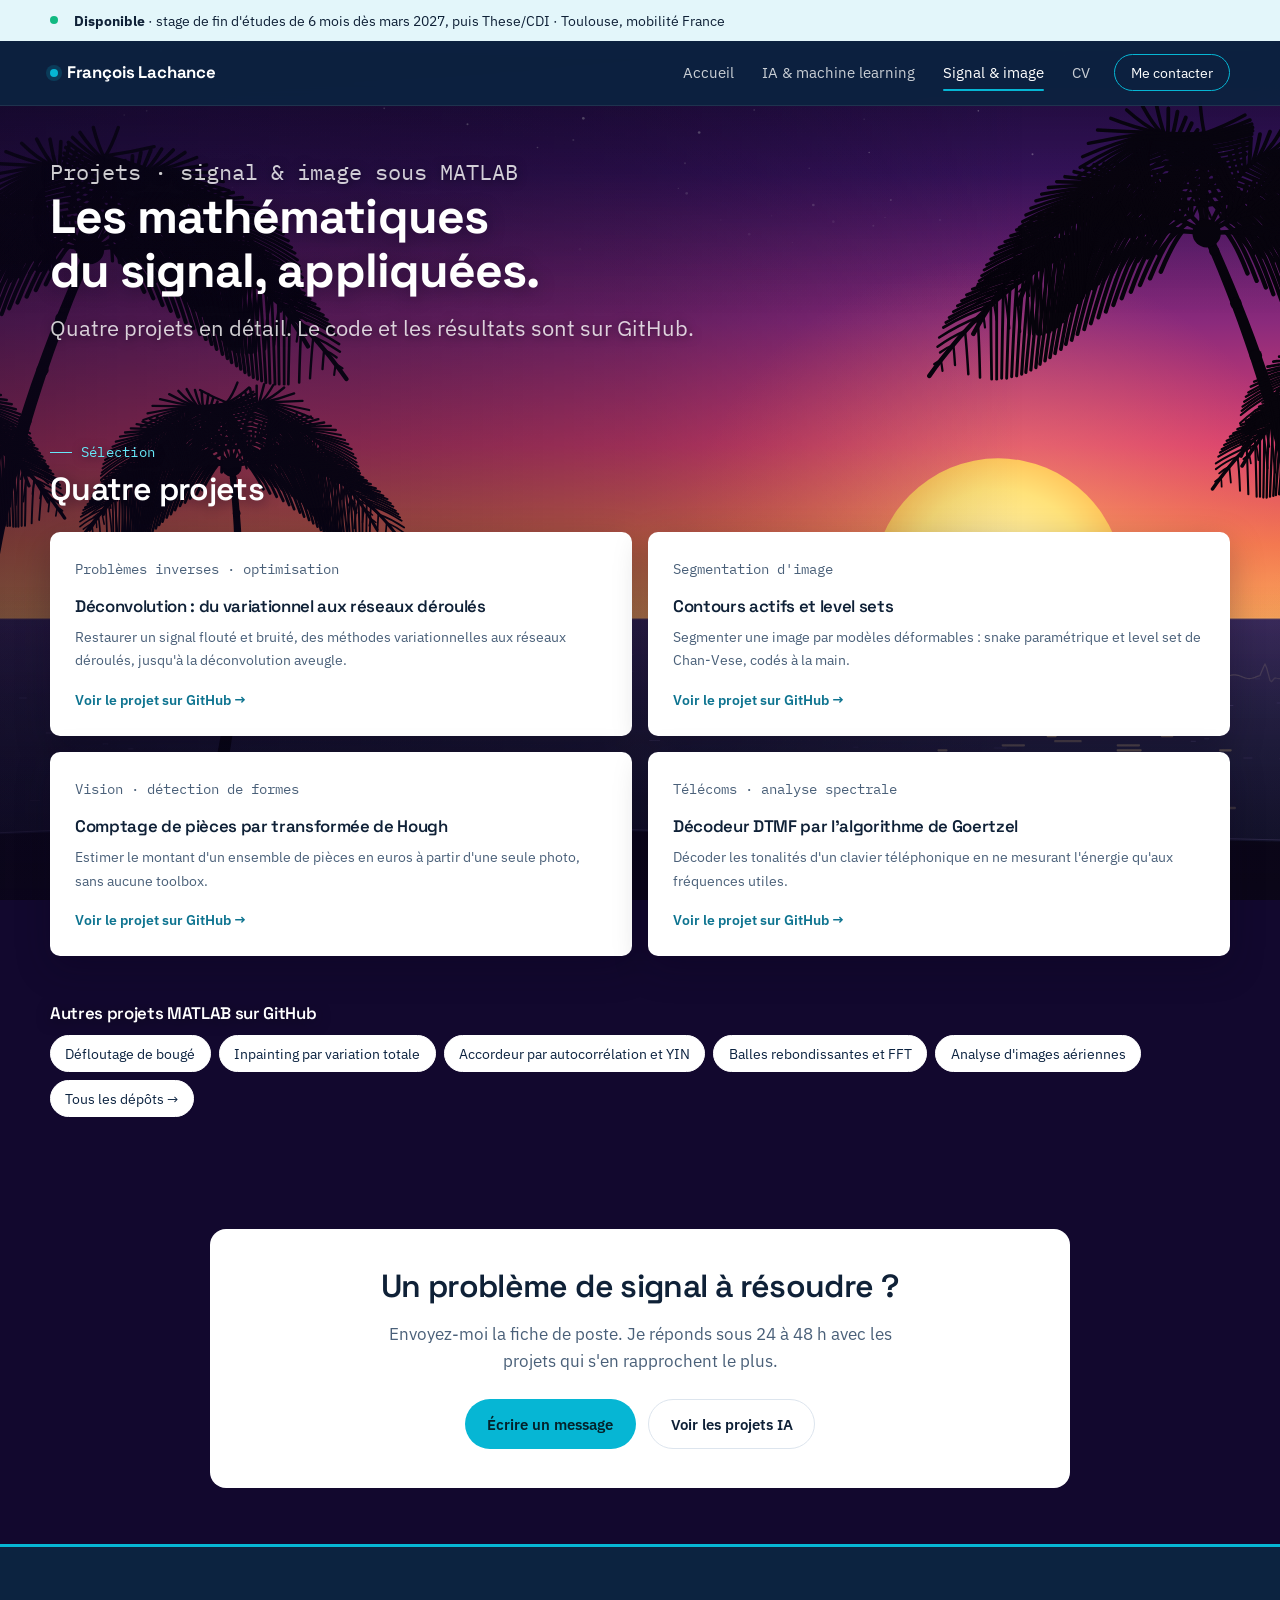
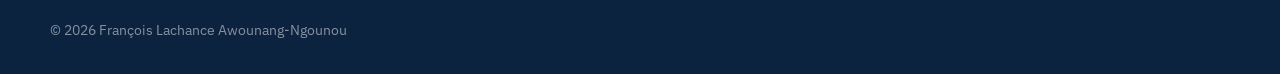
<file: matlab.html>
<!DOCTYPE html>
<html lang="fr">
<head>
<meta charset="UTF-8">
<meta name="viewport" content="width=device-width, initial-scale=1.0">
<title>Traitement du signal et de l'image | François Lachance Awounang-Ngounou</title>
<meta name="description" content="Projets MATLAB de traitement du signal et de l'image : déconvolution, segmentation par contours actifs, transformée de Hough, décodage DTMF. Code et résultats sur GitHub.">
<link rel="canonical" href="https://lachance123-franccois.github.io/lachancefrancois.github.io/matlab.html">
<meta property="og:type" content="website">
<meta property="og:locale" content="fr_FR">
<meta property="og:url" content="https://lachance123-franccois.github.io/lachancefrancois.github.io/matlab.html">
<meta property="og:title" content="Traitement du signal et de l'image | François Lachance Awounang-Ngounou">
<meta property="og:description" content="Projets MATLAB de traitement du signal et de l'image : déconvolution, segmentation par contours actifs, transformée de Hough, décodage DTMF. Code et résultats sur GitHub.">
<meta property="og:image" content="https://lachance123-franccois.github.io/lachancefrancois.github.io/assets/og-cover.png">
<meta name="twitter:card" content="summary_large_image">

<link rel="preconnect" href="https://fonts.googleapis.com">
<link rel="preconnect" href="https://fonts.gstatic.com" crossorigin>
<link href="https://fonts.googleapis.com/css2?family=IBM+Plex+Mono:wght@400;500&family=IBM+Plex+Sans:wght@400;600&family=Space+Grotesk:wght@600;700&display=swap" rel="stylesheet">
<link rel="icon" href="assets/favicon.svg" type="image/svg+xml">
<link rel="manifest" href="manifest.json">
<meta name="theme-color" content="#0c2340">
<link rel="stylesheet" href="css/theme.css">
<link rel="stylesheet" href="css/fond.css">
<script>document.documentElement.classList.add('js');</script>
</head>
<body>
<a class="skip-link" href="#contenu">Aller au contenu</a>

<div class="availability">
  <div class="wrap availability__inner">
    <span class="pulse" aria-hidden="true"></span>
    <span><strong>Disponible</strong> · stage de fin d'études de 6&nbsp;mois dès mars&nbsp;2027, puis These/CDI · Toulouse, mobilité France</span>
  </div>
</div>

<nav class="site-nav" id="siteNav" aria-label="Navigation principale">
  <div class="wrap site-nav__inner">
    <a class="site-nav__brand" href="index.html">
      <span class="dot" aria-hidden="true"></span>François Lachance
    </a>
    <button class="site-nav__toggle" type="button" id="navToggle"
            aria-expanded="false" aria-controls="navMenu" aria-label="Ouvrir le menu">☰</button>
    <div class="site-nav__menu" id="navMenu">
      <ul class="site-nav__list">
        <li><a class="site-nav__link" href="index.html">Accueil</a></li>
        <li><a class="site-nav__link" href="machine-learning.html">IA &amp; machine learning</a></li>
        <li><a class="site-nav__link" href="matlab.html" aria-current="page">Signal &amp; image</a></li>
        <li><a class="site-nav__link" href="cv-op.html">CV</a></li>
        <li><a class="site-nav__cta" href="contact.html">Me contacter</a></li>
      </ul>
    </div>
  </div>
</nav>

<main id="contenu">

<header class="page-hero">
  <div class="wrap">
    <p class="page-hero__role">Projets · signal &amp; image sous MATLAB</p>
    <h1>Les mathématiques du signal, appliquées.</h1>
    <p>Quatre projets en détail. Le code et les résultats sont sur GitHub.</p>
  </div>
</header>

<section class="section section--tight">
  <div class="wrap">
    <p class="eyebrow">Sélection</p>
    <h2 style="font-size: var(--step-2); margin-bottom: var(--sp-6);">Quatre projets</h2>

    <div class="plist plist--2">
      <article class="pcard reveal">
        <p class="pcard__domain">Problèmes inverses · optimisation</p>
        <h3>Déconvolution&nbsp;: du variationnel aux réseaux déroulés</h3>
        <p>Restaurer un signal flouté et bruité, des méthodes variationnelles aux réseaux déroulés, jusqu'à la déconvolution aveugle.</p>
        <a class="pcard__link" href="https://github.com/lachance123-franccois/deconvolution-variational-to-unrolled" target="_blank" rel="noopener">Voir le projet sur GitHub →</a>
      </article>

      <article class="pcard reveal">
        <p class="pcard__domain">Segmentation d'image</p>
        <h3>Contours actifs et level sets</h3>
        <p>Segmenter une image par modèles déformables&nbsp;: snake paramétrique et level set de Chan-Vese, codés à la main.</p>
        <a class="pcard__link" href="https://github.com/lachance123-franccois/contours-actifs-level-sets" target="_blank" rel="noopener">Voir le projet sur GitHub →</a>
      </article>

      <article class="pcard reveal">
        <p class="pcard__domain">Vision · détection de formes</p>
        <h3>Comptage de pièces par transformée de Hough</h3>
        <p>Estimer le montant d'un ensemble de pièces en euros à partir d'une seule photo, sans aucune toolbox.</p>
        <a class="pcard__link" href="https://github.com/lachance123-franccois/compteur_de_pieces" target="_blank" rel="noopener">Voir le projet sur GitHub →</a>
      </article>

      <article class="pcard reveal">
        <p class="pcard__domain">Télécoms · analyse spectrale</p>
        <h3>Décodeur DTMF par l'algorithme de Goertzel</h3>
        <p>Décoder les tonalités d'un clavier téléphonique en ne mesurant l'énergie qu'aux fréquences utiles.</p>
        <a class="pcard__link" href="https://github.com/lachance123-franccois/dtmf-goertzel" target="_blank" rel="noopener">Voir le projet sur GitHub →</a>
      </article>
    </div>

    <div class="more">
      <h3>Autres projets MATLAB sur GitHub</h3>
      <ul>
        <li><a class="act act--ghost act--chip" href="https://github.com/lachance123-franccois/defloutage-de-d-image-bouge-" target="_blank" rel="noopener">Défloutage de bougé</a></li>
        <li><a class="act act--ghost act--chip" href="https://github.com/lachance123-franccois/inpainting-harmonic-tv" target="_blank" rel="noopener">Inpainting par variation totale</a></li>
        <li><a class="act act--ghost act--chip" href="https://github.com/lachance123-franccois/accordeur-yin-autocorrelation" target="_blank" rel="noopener">Accordeur par autocorrélation et YIN</a></li>
        <li><a class="act act--ghost act--chip" href="https://github.com/lachance123-franccois/jeu-de-balle" target="_blank" rel="noopener">Balles rebondissantes et FFT</a></li>
        <li><a class="act act--ghost act--chip" href="https://github.com/lachance123-franccois/app-analyse-spectral-d-image-aerienne" target="_blank" rel="noopener">Analyse d'images aériennes</a></li>
        <li><a class="act act--primary act--chip" href="https://github.com/lachance123-franccois?tab=repositories" target="_blank" rel="noopener">Tous les dépôts →</a></li>
      </ul>
    </div>
  </div>
</section>

<section class="cta-band">
  <div class="wrap">
    <h2 style="font-size: var(--step-2);">Un problème de signal à résoudre&nbsp;?</h2>
    <p>Envoyez-moi la fiche de poste. Je réponds sous 24 à 48&nbsp;h avec les projets qui s'en rapprochent le plus.</p>
    <div class="cta-actions">
      <a class="act act--signal" href="contact.html">Écrire un message</a>
      <a class="act act--ghost" href="machine-learning.html">Voir les projets IA</a>
    </div>
  </div>
</section>

</main>

<footer class="site-foot">
  <div class="wrap">
    <div class="site-foot__base">
      <span>© 2026 François Lachance Awounang-Ngounou</span>
    </div>
  </div>
</footer>

<button class="to-top" id="toTop" type="button" aria-label="Revenir en haut de la page">↑</button>
<script src="js/main.js" defer></script>
</body>
</html>
</file>
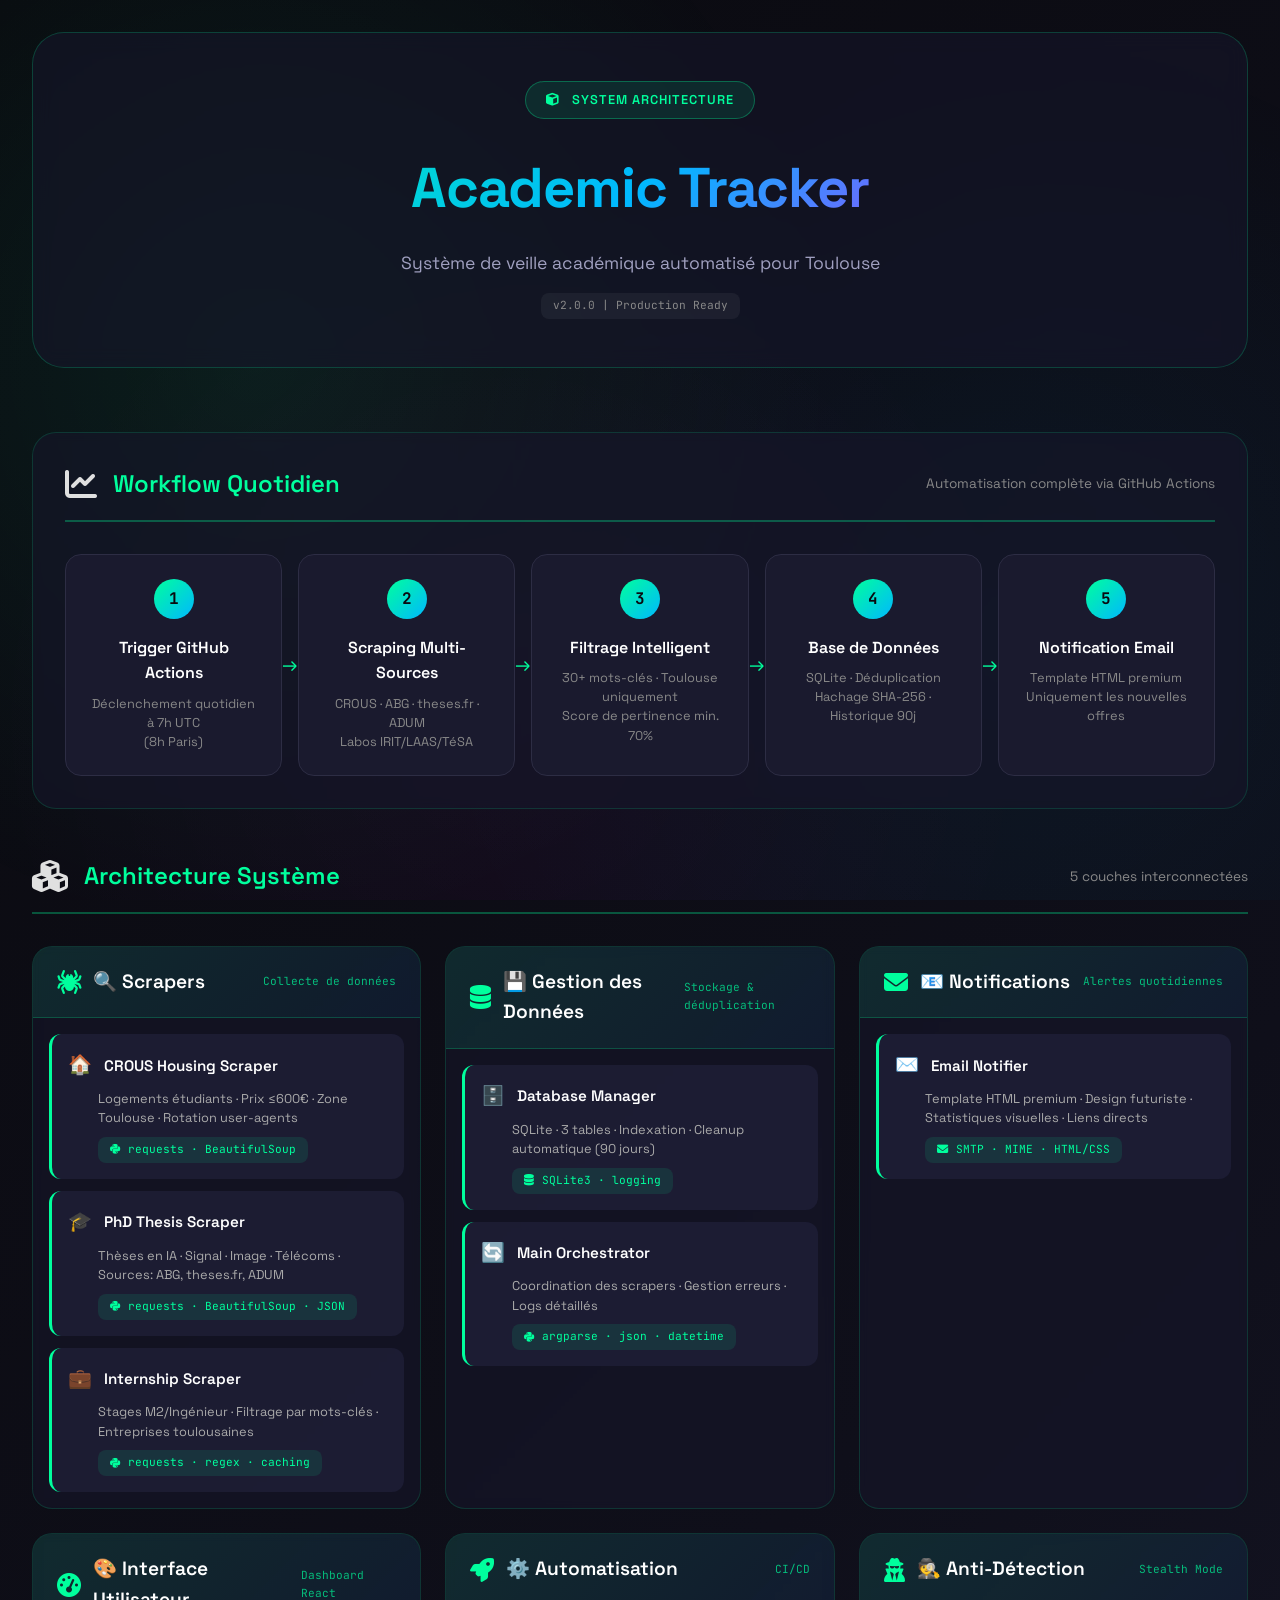
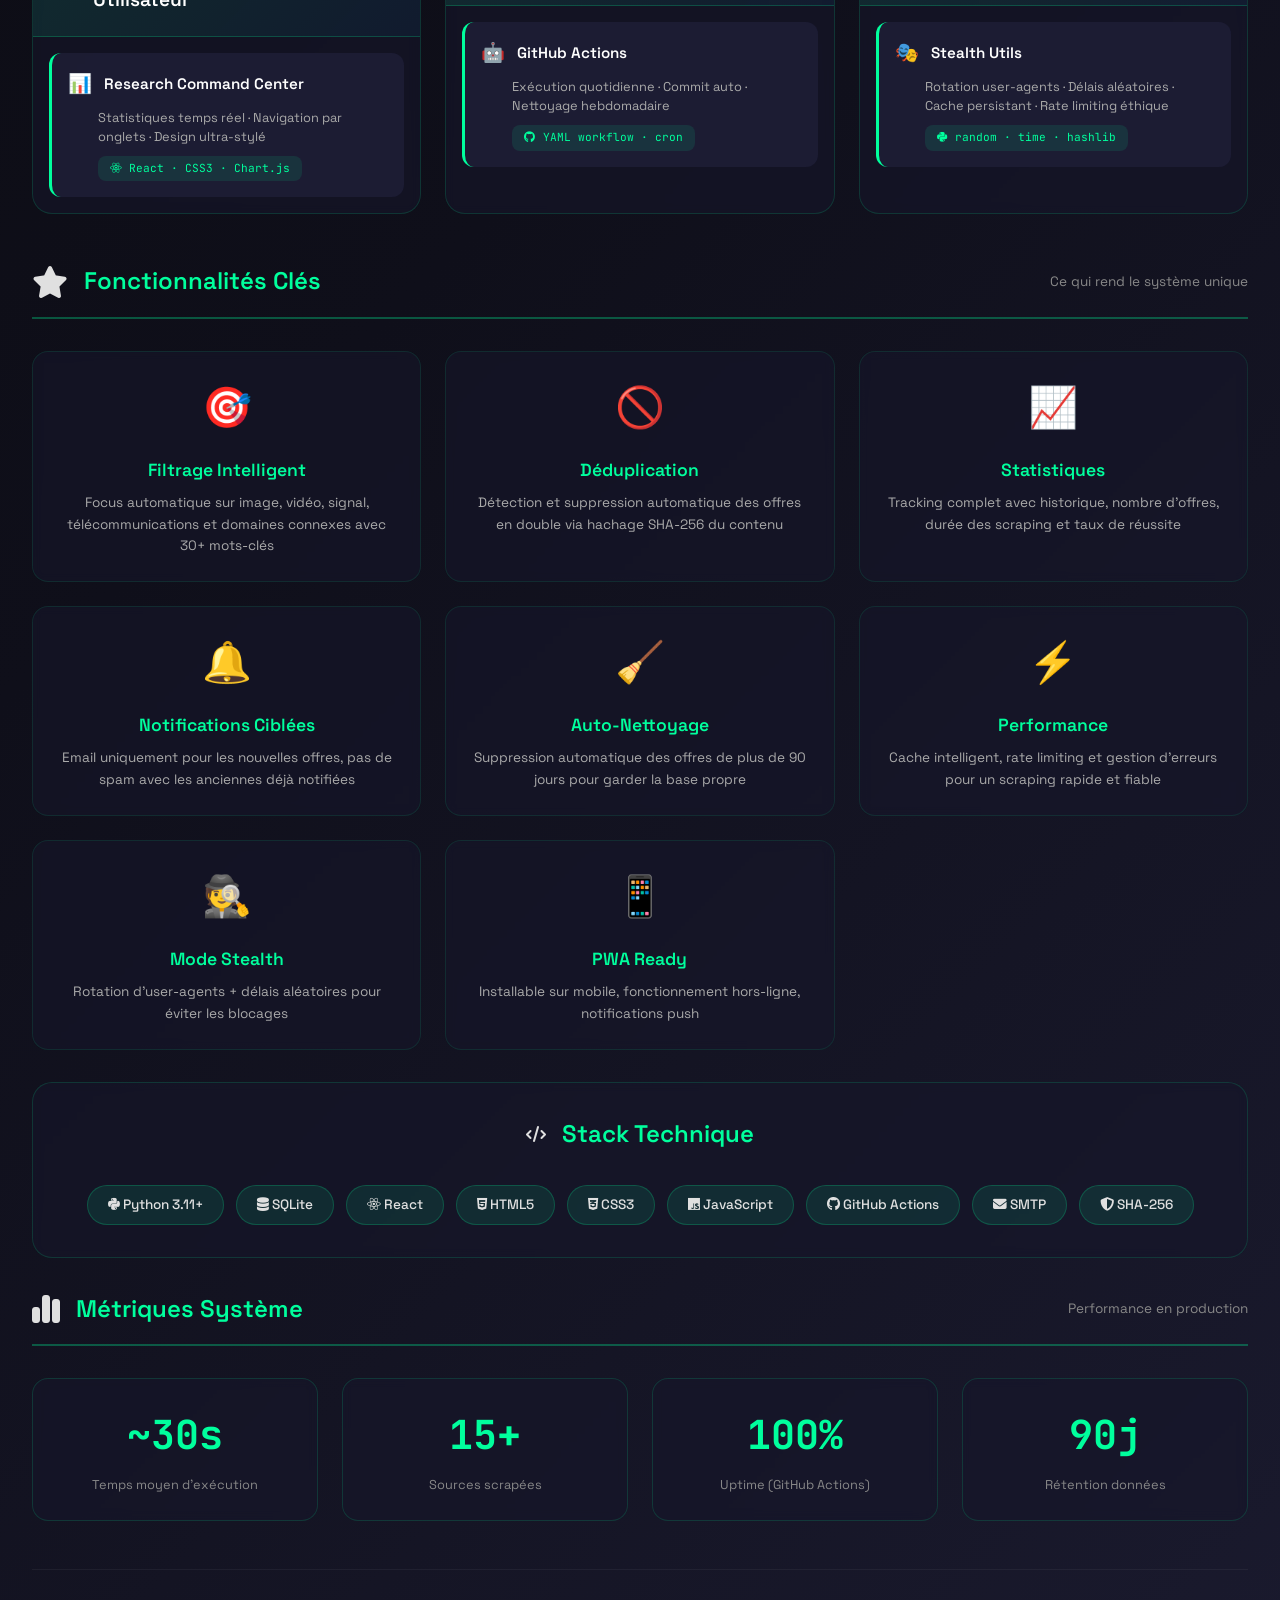
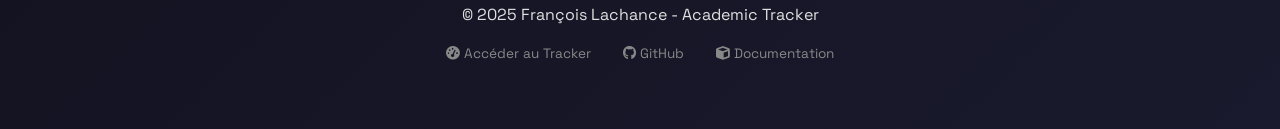
<file: academic/ARCHITECTURE.html>
<!DOCTYPE html>
<html lang="fr">
<head>
    <meta charset="UTF-8">
    <meta name="viewport" content="width=device-width, initial-scale=1.0">
    <meta name="description" content="Architecture technique du système de veille académique Academic Tracker - Scraping intelligent, notifications automatisées et dashboard React">
    <meta name="author" content="François Lachance">
    <title>Academic Tracker - Architecture Technique</title>
    <link href="https://fonts.googleapis.com/css2?family=JetBrains+Mono:wght@400;500;600;700&family=Space+Grotesk:wght@300;400;500;600;700&display=swap" rel="stylesheet">
    <link rel="stylesheet" href="https://cdnjs.cloudflare.com/ajax/libs/font-awesome/6.4.0/css/all.min.css">
    <style>
        * {
            margin: 0;
            padding: 0;
            box-sizing: border-box;
        }

        body {
            font-family: 'Space Grotesk', sans-serif;
            background: linear-gradient(135deg, #0a0a0f 0%, #0f0f1a 50%, #1a1a2e 100%);
            color: #e0e0e0;
            line-height: 1.6;
        }

        /* Animated background */
        .bg-animation {
            position: fixed;
            top: 0;
            left: 0;
            width: 100%;
            height: 100%;
            z-index: 0;
            background: 
                radial-gradient(circle at 20% 40%, rgba(0, 255, 157, 0.08) 0%, transparent 50%),
                radial-gradient(circle at 80% 70%, rgba(0, 184, 255, 0.06) 0%, transparent 50%),
                radial-gradient(circle at 40% 80%, rgba(255, 0, 255, 0.04) 0%, transparent 50%);
            animation: bgPulse 20s ease-in-out infinite;
        }

        @keyframes bgPulse {
            0%, 100% { opacity: 0.8; }
            50% { opacity: 0.4; }
        }

        .container {
            position: relative;
            z-index: 1;
            max-width: 1400px;
            margin: 0 auto;
            padding: 2rem;
        }

        /* Header */
        .header {
            text-align: center;
            margin-bottom: 4rem;
            padding: 3rem 2rem;
            background: rgba(22, 22, 42, 0.6);
            backdrop-filter: blur(10px);
            border-radius: 32px;
            border: 1px solid rgba(0, 255, 157, 0.2);
        }

        .header-badge {
            display: inline-flex;
            align-items: center;
            gap: 0.75rem;
            background: rgba(0, 255, 157, 0.1);
            border: 1px solid rgba(0, 255, 157, 0.3);
            border-radius: 100px;
            padding: 0.5rem 1.25rem;
            font-size: 0.8rem;
            font-weight: 600;
            color: #00ff9d;
            margin-bottom: 1.5rem;
            letter-spacing: 1px;
        }

        h1 {
            font-size: clamp(2rem, 5vw, 3.5rem);
            font-weight: 700;
            background: linear-gradient(135deg, #00ff9d 0%, #00b8ff 50%, #ff00ff 100%);
            -webkit-background-clip: text;
            -webkit-text-fill-color: transparent;
            margin-bottom: 1rem;
            letter-spacing: -1px;
        }

        .subtitle {
            font-size: 1.1rem;
            color: #a0a0c0;
            max-width: 600px;
            margin: 0 auto;
        }

        .version-tag {
            display: inline-block;
            background: rgba(255, 255, 255, 0.05);
            border-radius: 8px;
            padding: 0.25rem 0.75rem;
            font-family: 'JetBrains Mono', monospace;
            font-size: 0.7rem;
            color: #888;
            margin-top: 1rem;
        }

        /* Section headers */
        .section-header {
            display: flex;
            align-items: center;
            gap: 1rem;
            margin-bottom: 2rem;
            padding-bottom: 1rem;
            border-bottom: 2px solid rgba(0, 255, 157, 0.3);
        }

        .section-icon {
            font-size: 2rem;
        }

        .section-title {
            font-size: 1.5rem;
            font-weight: 600;
            color: #00ff9d;
        }

        .section-subtitle {
            color: #888;
            font-size: 0.85rem;
            margin-left: auto;
        }

        /* Workflow */
        .workflow {
            background: rgba(22, 22, 42, 0.6);
            backdrop-filter: blur(5px);
            border-radius: 24px;
            padding: 2rem;
            margin-bottom: 3rem;
            border: 1px solid rgba(0, 255, 157, 0.15);
        }

        .flow-steps {
            display: flex;
            flex-wrap: wrap;
            justify-content: center;
            gap: 1rem;
            margin-top: 1.5rem;
        }

        .flow-step {
            flex: 1;
            min-width: 180px;
            background: #1a1a2e;
            border-radius: 16px;
            padding: 1.5rem;
            text-align: center;
            position: relative;
            transition: all 0.3s ease;
            border: 1px solid #2d2d44;
        }

        .flow-step:hover {
            transform: translateY(-5px);
            border-color: #00ff9d;
            box-shadow: 0 10px 30px rgba(0, 255, 157, 0.15);
        }

        .step-number {
            width: 40px;
            height: 40px;
            background: linear-gradient(135deg, #00ff9d, #00b8ff);
            border-radius: 50%;
            display: flex;
            align-items: center;
            justify-content: center;
            font-weight: bold;
            color: #0a0a0f;
            margin: 0 auto 1rem;
            font-family: 'JetBrains Mono', monospace;
        }

        .step-title {
            font-weight: 600;
            margin-bottom: 0.5rem;
            color: #fff;
        }

        .step-desc {
            font-size: 0.8rem;
            color: #888;
            line-height: 1.5;
        }

        .step-arrow {
            position: absolute;
            right: -1rem;
            top: 50%;
            transform: translateY(-50%);
            color: #00ff9d;
            font-size: 1.2rem;
        }

        @media (max-width: 768px) {
            .step-arrow { display: none; }
            .flow-steps { flex-direction: column; }
        }

        /* Architecture Grid */
        .architecture-grid {
            display: grid;
            grid-template-columns: repeat(auto-fit, minmax(380px, 1fr));
            gap: 1.5rem;
            margin-bottom: 3rem;
        }

        .layer {
            background: rgba(22, 22, 42, 0.6);
            backdrop-filter: blur(5px);
            border-radius: 20px;
            border: 1px solid rgba(0, 255, 157, 0.15);
            overflow: hidden;
            transition: all 0.3s ease;
        }

        .layer:hover {
            transform: translateY(-4px);
            border-color: rgba(0, 255, 157, 0.4);
            box-shadow: 0 15px 40px rgba(0, 0, 0, 0.3);
        }

        .layer-header {
            padding: 1.25rem 1.5rem;
            background: linear-gradient(135deg, rgba(0, 255, 157, 0.1), rgba(0, 184, 255, 0.05));
            border-bottom: 1px solid rgba(0, 255, 157, 0.2);
            display: flex;
            align-items: center;
            gap: 0.75rem;
        }

        .layer-header i {
            font-size: 1.5rem;
            color: #00ff9d;
        }

        .layer-header h3 {
            font-size: 1.2rem;
            font-weight: 600;
            color: #fff;
        }

        .layer-header span {
            margin-left: auto;
            font-size: 0.7rem;
            font-family: 'JetBrains Mono', monospace;
            color: #00ff9d;
            opacity: 0.7;
        }

        .components {
            padding: 1rem;
            display: flex;
            flex-direction: column;
            gap: 0.75rem;
        }

        .component {
            background: rgba(30, 30, 56, 0.8);
            border-radius: 12px;
            padding: 1rem;
            transition: all 0.3s ease;
            border-left: 3px solid #00ff9d;
        }

        .component:hover {
            background: rgba(40, 40, 70, 0.9);
            transform: translateX(5px);
        }

        .component-header {
            display: flex;
            align-items: center;
            gap: 0.75rem;
            margin-bottom: 0.5rem;
        }

        .component-icon {
            font-size: 1.2rem;
        }

        .component-name {
            font-weight: 600;
            color: #fff;
            font-size: 0.95rem;
        }

        .component-desc {
            font-size: 0.8rem;
            color: #aaa;
            line-height: 1.5;
            margin-bottom: 0.5rem;
            padding-left: 1.9rem;
        }

        .component-tech {
            display: inline-flex;
            align-items: center;
            gap: 0.5rem;
            background: rgba(0, 255, 157, 0.1);
            border-radius: 8px;
            padding: 0.25rem 0.75rem;
            font-family: 'JetBrains Mono', monospace;
            font-size: 0.7rem;
            color: #00ff9d;
            margin-left: 1.9rem;
        }

        /* Features */
        .features-grid {
            display: grid;
            grid-template-columns: repeat(auto-fit, minmax(300px, 1fr));
            gap: 1.5rem;
            margin: 2rem 0;
        }

        .feature-card {
            background: rgba(22, 22, 42, 0.6);
            backdrop-filter: blur(5px);
            border-radius: 16px;
            padding: 1.5rem;
            text-align: center;
            transition: all 0.3s ease;
            border: 1px solid rgba(0, 255, 157, 0.1);
        }

        .feature-card:hover {
            transform: translateY(-5px);
            border-color: #00ff9d;
            background: rgba(0, 255, 157, 0.05);
        }

        .feature-icon {
            font-size: 2.5rem;
            margin-bottom: 1rem;
        }

        .feature-title {
            font-size: 1.1rem;
            font-weight: 600;
            color: #00ff9d;
            margin-bottom: 0.5rem;
        }

        .feature-desc {
            font-size: 0.85rem;
            color: #aaa;
            line-height: 1.6;
        }

        /* Tech Stack */
        .tech-stack {
            background: rgba(22, 22, 42, 0.6);
            backdrop-filter: blur(5px);
            border-radius: 20px;
            padding: 2rem;
            margin: 2rem 0;
            text-align: center;
            border: 1px solid rgba(0, 255, 157, 0.15);
        }

        .tech-badges {
            display: flex;
            flex-wrap: wrap;
            justify-content: center;
            gap: 0.75rem;
            margin-top: 1rem;
        }

        .tech-badge {
            background: rgba(0, 255, 157, 0.1);
            border: 1px solid rgba(0, 255, 157, 0.2);
            border-radius: 100px;
            padding: 0.5rem 1.25rem;
            font-size: 0.85rem;
            font-weight: 500;
            transition: all 0.3s ease;
        }

        .tech-badge:hover {
            background: rgba(0, 255, 157, 0.2);
            transform: translateY(-2px);
            border-color: #00ff9d;
        }

        /* Metrics */
        .metrics {
            display: grid;
            grid-template-columns: repeat(auto-fit, minmax(200px, 1fr));
            gap: 1.5rem;
            margin: 2rem 0;
        }

        .metric-card {
            background: rgba(22, 22, 42, 0.6);
            backdrop-filter: blur(5px);
            border-radius: 16px;
            padding: 1.5rem;
            text-align: center;
            border: 1px solid rgba(0, 255, 157, 0.15);
        }

        .metric-value {
            font-size: 2.5rem;
            font-weight: 700;
            font-family: 'JetBrains Mono', monospace;
            color: #00ff9d;
        }

        .metric-label {
            font-size: 0.8rem;
            color: #888;
            margin-top: 0.5rem;
        }

        /* Footer */
        .footer {
            text-align: center;
            padding: 2rem;
            margin-top: 3rem;
            border-top: 1px solid rgba(255, 255, 255, 0.05);
        }

        .footer-links {
            display: flex;
            justify-content: center;
            gap: 2rem;
            margin-top: 1rem;
        }

        .footer-links a {
            color: #888;
            text-decoration: none;
            font-size: 0.85rem;
            transition: color 0.3s;
        }

        .footer-links a:hover {
            color: #00ff9d;
        }

        /* Responsive */
        @media (max-width: 768px) {
            .container {
                padding: 1rem;
            }
            .architecture-grid {
                grid-template-columns: 1fr;
            }
            .section-subtitle {
                display: none;
            }
        }

        /* Scrollbar */
        ::-webkit-scrollbar {
            width: 8px;
        }
        ::-webkit-scrollbar-track {
            background: #1a1a2e;
        }
        ::-webkit-scrollbar-thumb {
            background: #00ff9d;
            border-radius: 4px;
        }
    </style>
</head>
<body>
    <div class="bg-animation"></div>

    <div class="container">
        <!-- Header -->
        <div class="header">
            <div class="header-badge">
                <i class="fas fa-cube"></i>
                <span>SYSTEM ARCHITECTURE</span>
            </div>
            <h1>Academic Tracker</h1>
            <p class="subtitle">Système de veille académique automatisé pour Toulouse</p>
            <div class="version-tag">v2.0.0 | Production Ready</div>
        </div>

        <!-- Workflow -->
        <div class="workflow">
            <div class="section-header">
                <i class="fas fa-chart-line section-icon"></i>
                <h2 class="section-title">Workflow Quotidien</h2>
                <span class="section-subtitle">Automatisation complète via GitHub Actions</span>
            </div>
            <div class="flow-steps">
                <div class="flow-step">
                    <div class="step-number">1</div>
                    <div class="step-title">Trigger GitHub Actions</div>
                    <div class="step-desc">Déclenchement quotidien à 7h UTC<br>(8h Paris)</div>
                    <div class="step-arrow">→</div>
                </div>
                <div class="flow-step">
                    <div class="step-number">2</div>
                    <div class="step-title">Scraping Multi-Sources</div>
                    <div class="step-desc">CROUS · ABG · theses.fr · ADUM<br>Labos IRIT/LAAS/TéSA</div>
                    <div class="step-arrow">→</div>
                </div>
                <div class="flow-step">
                    <div class="step-number">3</div>
                    <div class="step-title">Filtrage Intelligent</div>
                    <div class="step-desc">30+ mots-clés · Toulouse uniquement<br>Score de pertinence min. 70%</div>
                    <div class="step-arrow">→</div>
                </div>
                <div class="flow-step">
                    <div class="step-number">4</div>
                    <div class="step-title">Base de Données</div>
                    <div class="step-desc">SQLite · Déduplication<br>Hachage SHA-256 · Historique 90j</div>
                    <div class="step-arrow">→</div>
                </div>
                <div class="flow-step">
                    <div class="step-number">5</div>
                    <div class="step-title">Notification Email</div>
                    <div class="step-desc">Template HTML premium<br>Uniquement les nouvelles offres</div>
                </div>
            </div>
        </div>

        <!-- Architecture Grid -->
        <div class="section-header">
            <i class="fas fa-cubes section-icon"></i>
            <h2 class="section-title">Architecture Système</h2>
            <span class="section-subtitle">5 couches interconnectées</span>
        </div>

        <div class="architecture-grid">
            <!-- Layer 1: Scrapers -->
            <div class="layer">
                <div class="layer-header">
                    <i class="fas fa-spider"></i>
                    <h3>🔍 Scrapers</h3>
                    <span>Collecte de données</span>
                </div>
                <div class="components">
                    <div class="component">
                        <div class="component-header">
                            <span class="component-icon">🏠</span>
                            <span class="component-name">CROUS Housing Scraper</span>
                        </div>
                        <div class="component-desc">Logements étudiants · Prix ≤600€ · Zone Toulouse · Rotation user-agents</div>
                        <div class="component-tech"><i class="fab fa-python"></i> requests · BeautifulSoup</div>
                    </div>
                    <div class="component">
                        <div class="component-header">
                            <span class="component-icon">🎓</span>
                            <span class="component-name">PhD Thesis Scraper</span>
                        </div>
                        <div class="component-desc">Thèses en IA · Signal · Image · Télécoms · Sources: ABG, theses.fr, ADUM</div>
                        <div class="component-tech"><i class="fab fa-python"></i> requests · BeautifulSoup · JSON</div>
                    </div>
                    <div class="component">
                        <div class="component-header">
                            <span class="component-icon">💼</span>
                            <span class="component-name">Internship Scraper</span>
                        </div>
                        <div class="component-desc">Stages M2/Ingénieur · Filtrage par mots-clés · Entreprises toulousaines</div>
                        <div class="component-tech"><i class="fab fa-python"></i> requests · regex · caching</div>
                    </div>
                </div>
            </div>

            <!-- Layer 2: Data -->
            <div class="layer">
                <div class="layer-header">
                    <i class="fas fa-database"></i>
                    <h3>💾 Gestion des Données</h3>
                    <span>Stockage & déduplication</span>
                </div>
                <div class="components">
                    <div class="component">
                        <div class="component-header">
                            <span class="component-icon">🗄️</span>
                            <span class="component-name">Database Manager</span>
                        </div>
                        <div class="component-desc">SQLite · 3 tables · Indexation · Cleanup automatique (90 jours)</div>
                        <div class="component-tech"><i class="fas fa-database"></i> SQLite3 · logging</div>
                    </div>
                    <div class="component">
                        <div class="component-header">
                            <span class="component-icon">🔄</span>
                            <span class="component-name">Main Orchestrator</span>
                        </div>
                        <div class="component-desc">Coordination des scrapers · Gestion erreurs · Logs détaillés</div>
                        <div class="component-tech"><i class="fab fa-python"></i> argparse · json · datetime</div>
                    </div>
                </div>
            </div>

            <!-- Layer 3: Notifications -->
            <div class="layer">
                <div class="layer-header">
                    <i class="fas fa-envelope"></i>
                    <h3>📧 Notifications</h3>
                    <span>Alertes quotidiennes</span>
                </div>
                <div class="components">
                    <div class="component">
                        <div class="component-header">
                            <span class="component-icon">✉️</span>
                            <span class="component-name">Email Notifier</span>
                        </div>
                        <div class="component-desc">Template HTML premium · Design futuriste · Statistiques visuelles · Liens directs</div>
                        <div class="component-tech"><i class="fas fa-envelope"></i> SMTP · MIME · HTML/CSS</div>
                    </div>
                </div>
            </div>

            <!-- Layer 4: Frontend -->
            <div class="layer">
                <div class="layer-header">
                    <i class="fas fa-tachometer-alt"></i>
                    <h3>🎨 Interface Utilisateur</h3>
                    <span>Dashboard React</span>
                </div>
                <div class="components">
                    <div class="component">
                        <div class="component-header">
                            <span class="component-icon">📊</span>
                            <span class="component-name">Research Command Center</span>
                        </div>
                        <div class="component-desc">Statistiques temps réel · Navigation par onglets · Design ultra-stylé</div>
                        <div class="component-tech"><i class="fab fa-react"></i> React · CSS3 · Chart.js</div>
                    </div>
                </div>
            </div>

            <!-- Layer 5: Automation -->
            <div class="layer">
                <div class="layer-header">
                    <i class="fas fa-rocket"></i>
                    <h3>⚙️ Automatisation</h3>
                    <span>CI/CD</span>
                </div>
                <div class="components">
                    <div class="component">
                        <div class="component-header">
                            <span class="component-icon">🤖</span>
                            <span class="component-name">GitHub Actions</span>
                        </div>
                        <div class="component-desc">Exécution quotidienne · Commit auto · Nettoyage hebdomadaire</div>
                        <div class="component-tech"><i class="fab fa-github"></i> YAML workflow · cron</div>
                    </div>
                </div>
            </div>

            <!-- Layer 6: Stealth -->
            <div class="layer">
                <div class="layer-header">
                    <i class="fas fa-user-secret"></i>
                    <h3>🕵️ Anti-Détection</h3>
                    <span>Stealth Mode</span>
                </div>
                <div class="components">
                    <div class="component">
                        <div class="component-header">
                            <span class="component-icon">🎭</span>
                            <span class="component-name">Stealth Utils</span>
                        </div>
                        <div class="component-desc">Rotation user-agents · Délais aléatoires · Cache persistant · Rate limiting éthique</div>
                        <div class="component-tech"><i class="fab fa-python"></i> random · time · hashlib</div>
                    </div>
                </div>
            </div>
        </div>

        <!-- Features -->
        <div class="section-header">
            <i class="fas fa-star section-icon"></i>
            <h2 class="section-title">Fonctionnalités Clés</h2>
            <span class="section-subtitle">Ce qui rend le système unique</span>
        </div>

        <div class="features-grid">
            <div class="feature-card">
                <div class="feature-icon">🎯</div>
                <div class="feature-title">Filtrage Intelligent</div>
                <div class="feature-desc">Focus automatique sur image, vidéo, signal, télécommunications et domaines connexes avec 30+ mots-clés</div>
            </div>
            <div class="feature-card">
                <div class="feature-icon">🚫</div>
                <div class="feature-title">Déduplication</div>
                <div class="feature-desc">Détection et suppression automatique des offres en double via hachage SHA-256 du contenu</div>
            </div>
            <div class="feature-card">
                <div class="feature-icon">📈</div>
                <div class="feature-title">Statistiques</div>
                <div class="feature-desc">Tracking complet avec historique, nombre d'offres, durée des scraping et taux de réussite</div>
            </div>
            <div class="feature-card">
                <div class="feature-icon">🔔</div>
                <div class="feature-title">Notifications Ciblées</div>
                <div class="feature-desc">Email uniquement pour les nouvelles offres, pas de spam avec les anciennes déjà notifiées</div>
            </div>
            <div class="feature-card">
                <div class="feature-icon">🧹</div>
                <div class="feature-title">Auto-Nettoyage</div>
                <div class="feature-desc">Suppression automatique des offres de plus de 90 jours pour garder la base propre</div>
            </div>
            <div class="feature-card">
                <div class="feature-icon">⚡</div>
                <div class="feature-title">Performance</div>
                <div class="feature-desc">Cache intelligent, rate limiting et gestion d'erreurs pour un scraping rapide et fiable</div>
            </div>
            <div class="feature-card">
                <div class="feature-icon">🕵️</div>
                <div class="feature-title">Mode Stealth</div>
                <div class="feature-desc">Rotation d'user-agents + délais aléatoires pour éviter les blocages</div>
            </div>
            <div class="feature-card">
                <div class="feature-icon">📱</div>
                <div class="feature-title">PWA Ready</div>
                <div class="feature-desc">Installable sur mobile, fonctionnement hors-ligne, notifications push</div>
            </div>
        </div>

        <!-- Tech Stack -->
        <div class="tech-stack">
            <div class="section-header" style="justify-content: center; border-bottom: none; margin-bottom: 0;">
                <i class="fas fa-code"></i>
                <h2 class="section-title">Stack Technique</h2>
            </div>
            <div class="tech-badges">
                <span class="tech-badge"><i class="fab fa-python"></i> Python 3.11+</span>
                <span class="tech-badge"><i class="fas fa-database"></i> SQLite</span>
                <span class="tech-badge"><i class="fab fa-react"></i> React</span>
                <span class="tech-badge"><i class="fab fa-html5"></i> HTML5</span>
                <span class="tech-badge"><i class="fab fa-css3-alt"></i> CSS3</span>
                <span class="tech-badge"><i class="fab fa-js"></i> JavaScript</span>
                <span class="tech-badge"><i class="fab fa-github"></i> GitHub Actions</span>
                <span class="tech-badge"><i class="fas fa-envelope"></i> SMTP</span>
                <span class="tech-badge"><i class="fas fa-shield-alt"></i> SHA-256</span>
            </div>
        </div>

        <!-- Metrics -->
        <div class="section-header">
            <i class="fas fa-chart-simple section-icon"></i>
            <h2 class="section-title">Métriques Système</h2>
            <span class="section-subtitle">Performance en production</span>
        </div>

        <div class="metrics">
            <div class="metric-card">
                <div class="metric-value">~30s</div>
                <div class="metric-label">Temps moyen d'exécution</div>
            </div>
            <div class="metric-card">
                <div class="metric-value">15+</div>
                <div class="metric-label">Sources scrapées</div>
            </div>
            <div class="metric-card">
                <div class="metric-value">100%</div>
                <div class="metric-label">Uptime (GitHub Actions)</div>
            </div>
            <div class="metric-card">
                <div class="metric-value">90j</div>
                <div class="metric-label">Rétention données</div>
            </div>
        </div>

        <!-- Footer -->
        <div class="footer">
            <p>© 2025 François Lachance - Academic Tracker</p>
            <div class="footer-links">
                <a href="contratdevie.html"><i class="fas fa-tachometer-alt"></i> Accéder au Tracker</a>
                <a href="https://github.com/lachance123-francois/academic-tracker" target="_blank"><i class="fab fa-github"></i> GitHub</a>
                <a href="ARCHITECTURE.html"><i class="fas fa-cube"></i> Documentation</a>
            </div>
        </div>
    </div>
</body>
</html>
</file>
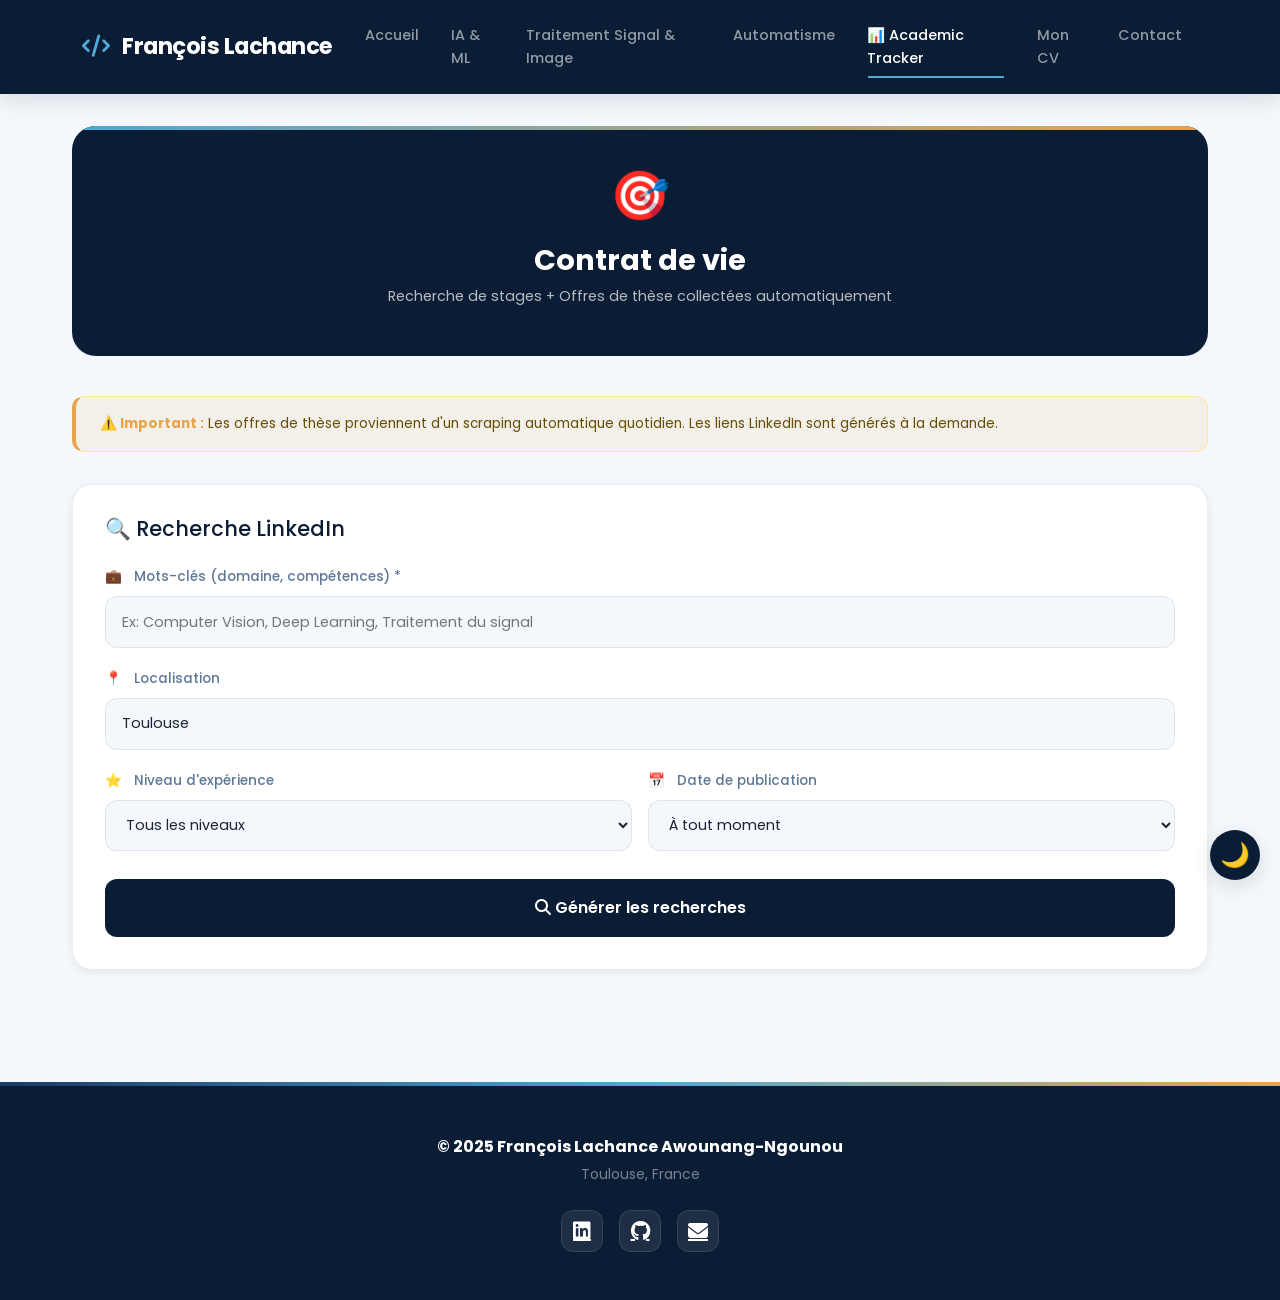
<file: academic/contratdevie.html>
<!DOCTYPE html>
<html lang="fr">
<head>
    <!-- Google tag (gtag.js) -->
    <script async src="https://www.googletagmanager.com/gtag/js?id=G-H1TCN6K06Z"></script>
    <script>
    window.dataLayer = window.dataLayer || [];
    function gtag(){dataLayer.push(arguments);}
    gtag('js', new Date());
    gtag('config', 'G-H1TCN6K06Z');
    </script>

    <meta charset="UTF-8">
    <meta name="viewport" content="width=device-width, initial-scale=1.0">
    <meta name="description" content="Assistant intelligent pour trouver des offres de stage sur LinkedIn - Génération de liens de recherche optimisés">
    <meta name="keywords" content="LinkedIn, stage,traitement, image, signal, vision, computer, internship, recherche emploi, alternance, Toulouse, Academic Tracker, thèse, PhD">
    <meta name="author" content="François Lachance">
    <meta property="og:title" content="Academic Tracker - Stage & PhD Finder">
    <meta property="og:description" content="Générez des liens de recherche LinkedIn et consultez les offres de thèse">
    <meta property="og:type" content="website">
    
    <title>Contratkedln | François Lachance</title>
    
    <link rel="preconnect" href="https://fonts.googleapis.com">
    <link rel="preconnect" href="https://fonts.gstatic.com" crossorigin>
    <link href="https://fonts.googleapis.com/css2?family=Poppins:wght@300;400;600;700&display=swap" rel="stylesheet">
    <link href="https://cdnjs.cloudflare.com/ajax/libs/bootstrap/5.3.0/css/bootstrap.min.css" rel="stylesheet">
    <link href="https://cdnjs.cloudflare.com/ajax/libs/font-awesome/6.4.0/css/all.min.css" rel="stylesheet">
    
    <link rel="manifest" href="manifest.json">
    <link rel="icon" href="data:image/svg+xml,<svg xmlns=%22http://www.w3.org/2000/svg%22 viewBox=%220 0 100 100%22><text y=%22.9em%22 font-size=%2290%22>🎯</text></svg>">
    
    <style>
        :root {
            --navy: #0b1d35;
            --navy-mid: #142b4e;
            --navy-soft: #1c3a63;
            --accent: #4fa8d5;
            --accent-warm: #e8a44a;
            --text-main: #1a2535;
            --text-muted: #5e7898;
            --surface: #ffffff;
            --surface-2: #f4f7fb;
            --border: rgba(11, 29, 53, 0.08);
            --shadow-sm: 0 2px 8px rgba(11, 29, 53, 0.07);
            --shadow-md: 0 6px 20px rgba(11, 29, 53, 0.12);
            --shadow-lg: 0 16px 40px rgba(11, 29, 53, 0.16);
            --ease: cubic-bezier(0.4, 0, 0.2, 1);
            --ease-spring: cubic-bezier(0.175, 0.885, 0.32, 1.275);
        }

        @media (prefers-color-scheme: dark) {
            :root {
                --text-main: #dde8f5;
                --text-muted: #8bacc8;
                --surface: #0d1a2d;
                --surface-2: #0b1d35;
                --border: rgba(79, 168, 213, 0.1);
                --shadow-sm: 0 2px 8px rgba(0, 0, 0, 0.4);
                --shadow-md: 0 6px 20px rgba(0, 0, 0, 0.5);
                --shadow-lg: 0 16px 40px rgba(0, 0, 0, 0.6);
            }
            body { background: #0a1628; color: var(--text-main); }
            .search-card, .stat-card, .alert, .search-section { background: var(--navy-mid) !important; border-color: var(--border) !important; }
            input, select { background: var(--navy) !important; color: var(--text-main) !important; border-color: #2a3f5f !important; }
        }

        * {
            margin: 0;
            padding: 0;
            box-sizing: border-box;
        }

        body {
            font-family: 'Poppins', -apple-system, BlinkMacSystemFont, sans-serif;
            background: var(--surface-2);
            color: var(--text-main);
            line-height: 1.6;
            min-height: 100vh;
        }

        /* ── NAVBAR (identique au portfolio) ── */
        .navbar {
            background: var(--navy) !important;
            box-shadow: var(--shadow-md);
            transition: padding 0.3s var(--ease);
            padding: 1rem 0;
        }
        .navbar.scrolled { padding: 0.5rem 0; }
        .navbar-brand {
            font-family: 'Poppins', sans-serif;
            font-size: 1.4rem; font-weight: 800;
            letter-spacing: -0.5px;
            transition: 0.3s var(--ease);
        }
        .navbar-brand:hover { transform: translateY(-2px); }
        .brand-icon { color: var(--accent); }
        .nav-link {
            position: relative; padding: 0.5rem 1rem !important;
            font-weight: 500; font-size: 0.9rem;
            transition: 0.3s var(--ease);
        }
        .nav-link::after {
            content: ''; position: absolute; bottom: 0; left: 50%;
            width: 0; height: 2px; background: var(--accent);
            transition: 0.3s var(--ease); transform: translateX(-50%);
        }
        .nav-link:hover::after, .nav-link.active::after { width: 80%; }

        /* Container */
        .main-container {
            max-width: 1200px;
            margin: 0 auto;
            padding: 2rem;
        }

        /* Header */
        .page-header {
            text-align: center;
            margin-bottom: 2.5rem;
            padding: 2rem;
            background: var(--navy);
            border-radius: 24px;
            color: white;
            position: relative;
            overflow: hidden;
        }
        .page-header::before {
            content: '';
            position: absolute;
            top: 0;
            left: 0;
            width: 100%;
            height: 4px;
            background: linear-gradient(90deg, var(--accent), var(--accent-warm));
        }
        .page-header .logo-icon {
            font-size: 3rem;
            margin-bottom: 0.5rem;
        }
        .page-header h1 {
            font-size: 1.8rem;
            font-weight: 700;
            margin-bottom: 0.5rem;
        }
        .page-header p {
            color: rgba(255, 255, 255, 0.7);
            font-size: 0.9rem;
        }

        /* Theme Toggle */
        .theme-toggle {
            position: fixed;
            bottom: 20px;
            right: 20px;
            width: 50px;
            height: 50px;
            border-radius: 50%;
            background: var(--navy);
            color: var(--accent);
            border: none;
            cursor: pointer;
            font-size: 1.5rem;
            box-shadow: var(--shadow-md);
            transition: all 0.3s var(--ease);
            z-index: 1000;
            display: flex;
            align-items: center;
            justify-content: center;
        }
        .theme-toggle:hover {
            transform: scale(1.1);
            background: var(--accent);
            color: var(--navy);
        }

        /* Alert */
        .alert {
            background: rgba(232, 164, 74, 0.1);
            border-left: 4px solid var(--accent-warm);
            border-radius: 12px;
            padding: 1rem 1.5rem;
            margin-bottom: 2rem;
            font-size: 0.85rem;
        }
        .alert-warning strong {
            color: var(--accent-warm);
        }

        /* Search Section */
        .search-section {
            background: var(--surface);
            border-radius: 20px;
            padding: 2rem;
            box-shadow: var(--shadow-sm);
            margin-bottom: 2rem;
            border: 1px solid var(--border);
        }
        .search-section h2 {
            font-size: 1.3rem;
            margin-bottom: 1.5rem;
            color: var(--navy);
        }
        .form-group {
            margin-bottom: 1.25rem;
        }
        .form-row {
            display: grid;
            grid-template-columns: 1fr 1fr;
            gap: 1rem;
        }
        label {
            display: block;
            margin-bottom: 0.5rem;
            font-weight: 500;
            font-size: 0.85rem;
            color: var(--text-muted);
        }
        .label-icon {
            margin-right: 0.5rem;
        }
        input, select {
            width: 100%;
            padding: 0.85rem 1rem;
            border: 1px solid var(--border);
            border-radius: 12px;
            font-family: inherit;
            font-size: 0.9rem;
            transition: all 0.3s var(--ease);
            background: var(--surface-2);
            color: var(--text-main);
        }
        input:focus, select:focus {
            outline: none;
            border-color: var(--accent);
            box-shadow: 0 0 0 3px rgba(79, 168, 213, 0.2);
        }
        .btn-primary {
            width: 100%;
            background: var(--navy);
            color: white;
            border: none;
            padding: 1rem;
            border-radius: 12px;
            font-size: 1rem;
            font-weight: 600;
            cursor: pointer;
            transition: all 0.3s var(--ease);
            margin-top: 0.5rem;
        }
        .btn-primary:hover {
            background: var(--navy-soft);
            transform: translateY(-2px);
            box-shadow: var(--shadow-md);
        }

        /* Loading */
        .loading {
            display: none;
            text-align: center;
            padding: 2rem;
        }
        .loading.active {
            display: block;
        }
        .spinner {
            width: 40px;
            height: 40px;
            border: 3px solid var(--border);
            border-top-color: var(--accent);
            border-radius: 50%;
            animation: spin 0.8s linear infinite;
            margin: 0 auto 1rem;
        }
        @keyframes spin {
            to { transform: rotate(360deg); }
        }

        /* Stats */
        .stats {
            display: grid;
            grid-template-columns: repeat(3, 1fr);
            gap: 1rem;
            margin-bottom: 2rem;
            display: none;
        }
        .stats.active {
            display: grid;
        }
        .stat-card {
            background: var(--surface);
            border-radius: 16px;
            padding: 1.25rem;
            text-align: center;
            border: 1px solid var(--border);
            transition: all 0.3s var(--ease);
        }
        .stat-card:hover {
            transform: translateY(-3px);
            box-shadow: var(--shadow-sm);
        }
        .stat-number {
            font-size: 2rem;
            font-weight: 700;
            color: var(--accent);
        }
        .stat-label {
            font-size: 0.75rem;
            color: var(--text-muted);
            margin-top: 0.25rem;
        }

        /* Tabs */
        .tabs {
            display: flex;
            gap: 0.5rem;
            margin-bottom: 1.5rem;
            border-bottom: 1px solid var(--border);
            padding-bottom: 0.5rem;
            display: none;
            flex-wrap: wrap;
        }
        .tabs.active {
            display: flex;
        }
        .tab {
            background: none;
            border: none;
            padding: 0.75rem 1.5rem;
            font-size: 0.9rem;
            font-weight: 600;
            cursor: pointer;
            color: var(--text-muted);
            transition: all 0.3s var(--ease);
            border-radius: 8px;
        }
        .tab:hover {
            color: var(--accent);
        }
        .tab.active {
            color: var(--accent);
            background: rgba(79, 168, 213, 0.1);
        }

        /* Tab Content */
        .tab-content {
            display: none;
        }
        .tab-content.active {
            display: block;
            animation: fadeIn 0.3s var(--ease);
        }
        @keyframes fadeIn {
            from { opacity: 0; transform: translateY(10px); }
            to { opacity: 1; transform: translateY(0); }
        }

        /* Search Cards */
        .search-card {
            background: var(--surface);
            border: 1px solid var(--border);
            border-radius: 16px;
            padding: 1.5rem;
            margin-bottom: 1rem;
            transition: all 0.3s var(--ease);
        }
        .search-card:hover {
            transform: translateX(5px);
            border-color: var(--accent);
            box-shadow: var(--shadow-sm);
        }
        .search-title {
            font-size: 1rem;
            font-weight: 600;
            color: var(--navy);
            margin-bottom: 0.5rem;
        }
        .search-type {
            display: inline-block;
            padding: 0.2rem 0.6rem;
            background: rgba(79, 168, 213, 0.1);
            border-radius: 20px;
            font-size: 0.7rem;
            color: var(--accent);
        }
        .search-meta {
            font-size: 0.8rem;
            color: var(--text-muted);
            margin: 0.75rem 0;
        }
        .card-actions {
            display: flex;
            gap: 0.75rem;
            flex-wrap: wrap;
        }
        .btn-secondary {
            background: rgba(79, 168, 213, 0.1);
            border: 1px solid var(--border);
            padding: 0.5rem 1rem;
            border-radius: 8px;
            font-size: 0.75rem;
            font-weight: 500;
            cursor: pointer;
            transition: all 0.3s var(--ease);
            color: var(--text-main);
        }
        .btn-secondary:hover {
            background: var(--accent);
            color: white;
            border-color: var(--accent);
        }
        .btn-small {
            padding: 0.4rem 0.8rem;
            font-size: 0.7rem;
        }

        /* Styles spécifiques pour les offres de thèse */
        .offer-keywords {
            display: flex;
            flex-wrap: wrap;
            gap: 0.5rem;
            margin: 0.75rem 0;
        }
        .keyword {
            background: rgba(79, 168, 213, 0.1);
            border: 1px solid rgba(79, 168, 213, 0.2);
            border-radius: 20px;
            padding: 0.2rem 0.7rem;
            font-size: 0.7rem;
            color: var(--accent);
        }
        .offer-description {
            font-size: 0.85rem;
            color: var(--text-muted);
            margin: 0.75rem 0;
            line-height: 1.5;
        }

        /* Empty State */
        .empty-state {
            text-align: center;
            padding: 3rem 2rem;
            background: var(--surface);
            border-radius: 16px;
            border: 1px solid var(--border);
        }
        .empty-state-icon {
            font-size: 3rem;
            margin-bottom: 1rem;
            opacity: 0.5;
        }

        /* Footer (identique au portfolio) */
        footer {
            background: var(--navy);
            border-top: 4px solid transparent;
            border-image: linear-gradient(90deg, var(--navy-soft), var(--accent), var(--accent-warm)) 1;
            padding: 3rem 0;
            margin-top: 3rem;
        }
        .social-links { margin-top: 1.5rem; display: flex; justify-content: center; gap: 1rem; }
        .social-links a {
            width: 42px; height: 42px; display: inline-flex; align-items: center;
            justify-content: center; background: rgba(255,255,255,0.08);
            border-radius: 12px; transition: all 0.3s var(--ease);
            border: 1px solid rgba(255,255,255,0.1);
            color: #fff;
        }
        .social-links a:hover {
            background: var(--accent); color: var(--navy) !important;
            transform: translateY(-4px); border-color: var(--accent);
        }

        /* Responsive */
        @media (max-width: 768px) {
            .main-container {
                padding: 1rem;
            }
            .form-row {
                grid-template-columns: 1fr;
            }
            .stats {
                grid-template-columns: 1fr;
            }
            .tabs {
                flex-wrap: wrap;
            }
            .tab {
                padding: 0.5rem 1rem;
                font-size: 0.8rem;
            }
        }
    </style>
</head>
<body>

    <!-- Navbar identique au portfolio -->
    <nav class="navbar navbar-expand-lg navbar-dark sticky-top" id="mainNavbar">
        <div class="container">
            <a class="navbar-brand fw-bold" href="../index.html">
                <span class="brand-icon me-2"><i class="fas fa-code"></i></span>
                François Lachance
            </a>
            <button class="navbar-toggler" type="button" data-bs-toggle="collapse" data-bs-target="#navbarNav"
                    aria-controls="navbarNav" aria-expanded="false" aria-label="Basculer la navigation">
                <span class="navbar-toggler-icon"></span>
            </button>
            <div class="collapse navbar-collapse" id="navbarNav">
                <ul class="navbar-nav ms-auto">
                    <li class="nav-item"><a class="nav-link" href="../index.html">Accueil</a></li>
                    <li class="nav-item"><a class="nav-link" href="../machine-learning.html">IA & ML</a></li>
                    <li class="nav-item"><a class="nav-link" href="../matlab.html">Traitement Signal & Image</a></li>
                    <li class="nav-item"><a class="nav-link" href="../web.html">Automatisme</a></li>
                    <li class="nav-item"><a class="nav-link active" href="contratdevie.html">📊 Academic Tracker</a></li>
                    <li class="nav-item"><a class="nav-link" href="../cv-op.html">Mon CV</a></li>
                    <li class="nav-item"><a class="nav-link" href="../contact.html">Contact</a></li>
                </ul>
            </div>
        </div>
    </nav>

    <div class="main-container">
        <!-- Header -->
        <div class="page-header">
            <div class="logo-icon">🎯</div>
            <h1>Contrat de vie</h1>
            <p>Recherche de stages  + Offres de thèse collectées automatiquement</p>
        </div>

        <main>
            <div class="alert alert-warning">
                <strong>⚠️ Important :</strong> Les offres de thèse proviennent d'un scraping automatique quotidien. 
                Les liens LinkedIn sont générés à la demande.
            </div>

            <!-- SECTION RECHERCHE LINKEDIN -->
            <section class="search-section">
                <h2>🔍 Recherche LinkedIn</h2>
                
                <form id="searchForm" onsubmit="event.preventDefault(); generateSearchLinks();">
                    <div class="form-group">
                        <label for="keywords">
                            <span class="label-icon">💼</span>
                            Mots-clés (domaine, compétences) *
                        </label>
                        <input type="text" id="keywords" placeholder="Ex: Computer Vision, Deep Learning, Traitement du signal" required>
                    </div>

                    <div class="form-group">
                        <label for="location">
                            <span class="label-icon">📍</span>
                            Localisation
                        </label>
                        <input type="text" id="location" placeholder="Ex: Toulouse, France" value="Toulouse">
                    </div>

                    <div class="form-row">
                        <div class="form-group">
                            <label for="experience">
                                <span class="label-icon">⭐</span>
                                Niveau d'expérience
                            </label>
                            <select id="experience">
                                <option value="">Tous les niveaux</option>
                                <option value="1">Débutant</option>
                                <option value="2">Intermédiaire</option>
                            </select>
                        </div>

                        <div class="form-group">
                            <label for="datePosted">
                                <span class="label-icon">📅</span>
                                Date de publication
                            </label>
                            <select id="datePosted">
                                <option value="">À tout moment</option>
                                <option value="r86400">Dernières 24 heures</option>
                                <option value="r604800">Dernière semaine</option>
                                <option value="r2592000">Dernier mois</option>
                            </select>
                        </div>
                    </div>

                    <button type="submit" class="btn-primary">
                        <i class="fas fa-search"></i> Générer les recherches
                    </button>
                </form>
            </section>

            <div class="loading" id="loading">
                <div class="spinner"></div>
                <p>Génération des liens de recherche...</p>
            </div>

            <div class="stats" id="stats">
                <div class="stat-card">
                    <div class="stat-number" id="linkCount">0</div>
                    <div class="stat-label">Liens générés</div>
                </div>
                <div class="stat-card">
                    <div class="stat-number" id="savedSearches">0</div>
                    <div class="stat-label">Recherches sauvegardées</div>
                </div>
                <div class="stat-card">
                    <div class="stat-number" id="totalSearches">0</div>
                    <div class="stat-label">Total effectué</div>
                </div>
            </div>

            <!-- TABS : Stages LinkedIn + Thèses + Historique + Favoris -->
            <div class="tabs" id="tabsContainer">
                <button class="tab active" onclick="showTab('results', this)">📋 Stages LinkedIn</button>
                <button class="tab" onclick="showTab('phd', this)">🎓 Thèses</button>
                <button class="tab" onclick="showTab('history', this)">📜 Historique</button>
                <button class="tab" onclick="showTab('favorites', this)">⭐ Favoris</button>
            </div>

            <section class="tab-content active" id="results"></section>
            <section class="tab-content" id="phd"></section>
            <section class="tab-content" id="history"></section>
            <section class="tab-content" id="favorites"></section>
        </main>
    </div>

    <!-- Footer identique au portfolio -->
    <footer>
        <div class="container text-center text-white">
            <p class="mb-1 fw-600" style="font-family:'Poppins',sans-serif; font-weight:700;">&copy; 2025 François Lachance Awounang-Ngounou</p>
            <p class="small" style="color:rgba(255,255,255,0.45);">Toulouse, France</p>
            <nav class="social-links" aria-label="Réseaux sociaux">
                <a href="https://www.linkedin.com/in/francois-l-a35723204" target="_blank" rel="noopener noreferrer" aria-label="LinkedIn">
                    <i class="fab fa-linkedin fa-lg" aria-hidden="true"></i>
                </a>
                <a href="https://github.com/lachance123-francois" target="_blank" rel="noopener noreferrer" aria-label="GitHub">
                    <i class="fab fa-github fa-lg" aria-hidden="true"></i>
                </a>
                <a href="mailto:lachanceaeounang@gmail.com" aria-label="Email">
                    <i class="fas fa-envelope fa-lg" aria-hidden="true"></i>
                </a>
            </nav>
        </div>
    </footer>

    <button class="theme-toggle" onclick="toggleTheme()" aria-label="Changer de thème">
        <span class="theme-icon">🌙</span>
    </button>

    <script src="https://cdnjs.cloudflare.com/ajax/libs/bootstrap/5.3.0/js/bootstrap.bundle.min.js"></script>
    <script>
        // ========== CONFIGURATION ==========
        const CONFIG = {
            STORAGE_KEYS: {
                SEARCHES: 'academic_searches',
                FAVORITES: 'academic_favorites',
                HISTORY: 'academic_history',
                THEME: 'academic_theme',
                STATS: 'academic_stats'
            },
            MAX_HISTORY: 50,
            MAX_FAVORITES: 20
        };

        let state = {
            currentResults: [],
            searchHistory: [],
            favorites: [],
            stats: { totalSearches: 0, linksGenerated: 0, savedSearches: 0 }
        };

        // ========== NAVBAR SCROLL ==========
        let ticking = false;
        window.addEventListener('scroll', function() {
            if (!ticking) {
                window.requestAnimationFrame(function() {
                    document.getElementById('mainNavbar').classList.toggle('scrolled', window.scrollY > 50);
                    ticking = false;
                });
                ticking = true;
            }
        });

        // ========== INITIALISATION ==========
        document.addEventListener('DOMContentLoaded', function() {
            loadFromStorage();
            updateStats();
            renderHistory();
            renderFavorites();
            initializeTheme();
        });

        function initializeTheme() {
            const savedTheme = localStorage.getItem(CONFIG.STORAGE_KEYS.THEME);
            if (savedTheme === 'dark') {
                document.documentElement.setAttribute('data-theme', 'dark');
                document.querySelector('.theme-icon').textContent = '☀️';
            }
        }

        function toggleTheme() {
            const isDark = document.documentElement.getAttribute('data-theme') === 'dark';
            if (isDark) {
                document.documentElement.removeAttribute('data-theme');
                localStorage.setItem(CONFIG.STORAGE_KEYS.THEME, 'light');
                document.querySelector('.theme-icon').textContent = '🌙';
            } else {
                document.documentElement.setAttribute('data-theme', 'dark');
                localStorage.setItem(CONFIG.STORAGE_KEYS.THEME, 'dark');
                document.querySelector('.theme-icon').textContent = '☀️';
            }
        }

        // ========== STORAGE ==========
        function loadFromStorage() {
            try {
                state.searchHistory = JSON.parse(localStorage.getItem(CONFIG.STORAGE_KEYS.HISTORY) || '[]');
                state.favorites = JSON.parse(localStorage.getItem(CONFIG.STORAGE_KEYS.FAVORITES) || '[]');
                state.stats = JSON.parse(localStorage.getItem(CONFIG.STORAGE_KEYS.STATS) || JSON.stringify(state.stats));
            } catch(e) { console.error(e); }
        }

        function saveToStorage() {
            try {
                localStorage.setItem(CONFIG.STORAGE_KEYS.HISTORY, JSON.stringify(state.searchHistory));
                localStorage.setItem(CONFIG.STORAGE_KEYS.FAVORITES, JSON.stringify(state.favorites));
                localStorage.setItem(CONFIG.STORAGE_KEYS.STATS, JSON.stringify(state.stats));
            } catch(e) { console.error(e); }
        }

        // ========== GÉNÉRATION LIENS LINKEDIN ==========
        function generateSearchLinks() {
            const keywords = document.getElementById('keywords').value.trim();
            const location = document.getElementById('location').value.trim();
            const experience = document.getElementById('experience').value;
            const datePosted = document.getElementById('datePosted').value;

            if (!keywords) {
                showAlert('Veuillez entrer au moins un mot-clé !', 'warning');
                return;
            }

            showLoading(true);
            
            setTimeout(() => {
                const searches = [];
                const types = [
                    { prefix: 'stage', icon: '🎓', label: 'Stage' },
                    { prefix: 'internship', icon: '💼', label: 'Internship' },
                    { prefix: 'alternance', icon: '🔄', label: 'Alternance' }
                ];

                types.forEach(t => {
                    const fullKeywords = `${t.prefix} ${keywords}`;
                    let url = 'https://www.linkedin.com/jobs/search/?';
                    let params = [];
                    if (fullKeywords) params.push('keywords=' + encodeURIComponent(fullKeywords));
                    if (location) params.push('location=' + encodeURIComponent(location));
                    if (experience) params.push('f_E=' + experience);
                    if (datePosted) params.push('f_TPR=' + datePosted);
                    params.push('f_JT=I');
                    url += params.join('&');
                    
                    searches.push({
                        id: Date.now().toString(36) + Math.random().toString(36).substr(2, 6),
                        title: `${t.icon} ${t.label} - ${keywords.substring(0, 50)}`,
                        url: url,
                        type: t.label,
                        keywords: fullKeywords,
                        location, experience, datePosted,
                        timestamp: new Date().toISOString()
                    });
                });

                state.currentResults = searches;
                state.stats.totalSearches++;
                state.stats.linksGenerated += searches.length;
                
                state.searchHistory.unshift({
                    id: Date.now().toString(36) + Math.random().toString(36).substr(2, 6),
                    keywords, location, experience, datePosted,
                    timestamp: new Date().toISOString()
                });
                if (state.searchHistory.length > CONFIG.MAX_HISTORY) state.searchHistory.pop();
                
                displaySearchResults(searches);
                renderHistory();
                showLoading(false);
                updateStats();
                showTabs();
                showTab('results');
                saveToStorage();
                showAlert(`✅ ${searches.length} liens générés !`, 'success');
            }, 500);
        }

        function displaySearchResults(searches) {
            const div = document.getElementById('results');
            if (!searches.length) {
                div.innerHTML = '<div class="empty-state"><div class="empty-state-icon">🔍</div><h3>Aucun résultat</h3><p>Effectuez une recherche</p></div>';
                return;
            }
            let html = '';
            searches.forEach(s => {
                html += `
                    <div class="search-card">
                        <div class="search-title">${escapeHtml(s.title)}</div>
                        <div class="search-meta">${s.location ? `📍 ${escapeHtml(s.location)}` : '🌍 Toutes localisations'}</div>
                        <div class="card-actions">
                            <button class="btn-secondary" onclick="window.open('${escapeHtml(s.url)}', '_blank')"><i class="fab fa-linkedin"></i> Ouvrir</button>
                            <button class="btn-secondary btn-small" onclick="copyToClipboard('${escapeHtml(s.url)}')"><i class="fas fa-copy"></i> Copier</button>
                            <button class="btn-secondary btn-small" onclick="addToFavorites('${s.id}')"><i class="fas fa-star"></i> Favoris</button>
                        </div>
                    </div>
                `;
            });
            div.innerHTML = html;
        }

        // ========== AFFICHAGE DES THÈSES (JSON) ==========
        async function loadAndDisplayPhdOffers() {
            const phdContainer = document.getElementById('phd');
            phdContainer.innerHTML = '<div class="text-center py-5"><div class="spinner"></div><p>Chargement des offres de thèse...</p></div>';
            
            try {
                const response = await fetch('phd_offers.json?t=' + Date.now());
                if (!response.ok) throw new Error('Fichier non trouvé');
                const offers = await response.json();
                displayPhdOffers(offers);
            } catch (err) {
                phdContainer.innerHTML = `
                    <div class="empty-state">
                        <div class="empty-state-icon">🎓</div>
                        <h3>Aucune offre de thèse disponible</h3>
                        <p>Les offres apparaîtront après le prochain scraping automatique (tous les jours à 8h).</p>
                    </div>
                `;
            }
        }

        function displayPhdOffers(offers) {
            const container = document.getElementById('phd');
            
            if (!offers || offers.length === 0) {
                container.innerHTML = '<div class="empty-state"><div class="empty-state-icon">🎓</div><h3>Aucune offre récente</h3><p>Revenez plus tard pour de nouvelles offres.</p></div>';
                return;
            }
            
            let html = '';
            offers.forEach(offer => {
                const keywords = offer.keywords || [];
                const keywordsHtml = keywords.map(kw => `<span class="keyword">${escapeHtml(kw)}</span>`).join('');
                
                html += `
                    <div class="search-card">
                        <div class="search-title">🎓 ${escapeHtml(offer.title || 'Sans titre')}</div>
                        <div class="search-meta">
                            🏛️ ${escapeHtml(offer.institution || 'N/A')} &nbsp;|&nbsp;
                            🔬 ${escapeHtml(offer.laboratory || 'N/A')} &nbsp;|&nbsp;
                            📍 ${escapeHtml(offer.location || 'France')}
                        </div>
                        <div class="offer-description">${escapeHtml((offer.description || '').substring(0, 300))}${(offer.description || '').length > 300 ? '...' : ''}</div>
                        ${keywordsHtml ? `<div class="offer-keywords">${keywordsHtml}</div>` : ''}
                        <div class="card-actions">
                            <button class="btn-secondary" onclick="window.open('${escapeHtml(offer.url)}', '_blank')">
                                <i class="fas fa-external-link-alt"></i> Voir l'offre
                            </button
</file>
<file: css/theme.css>
:root {
  --ink-900: #0c2340;
  --ink-800: #123055;
  --ink-700: #1a406e;
  --ink-500: #3a6391;
  --ink-300: #8aa6c4;

  --paper:     #f7f9fc;
  --paper-pure:#ffffff;
  --rule:      #dde5ee;

  --signal:      #06b6d4;
  --signal-dim:  #0e7490;
  --signal-glow: rgba(6, 182, 212, 0.18);
  --signal-tint: #e3f6fa;
  --detect:      #f59e0b;
  --detect-dim:  #b45309;
  --ok:          #10b981;

  --text:        #0f2137;
  --text-muted:  #4a6079;
  --text-invert: #eef3f4;

  /* Fonds des animations (lus par js/main.js) */
  --viz-bg:   #eaf2fa;
  --scope-bg: #071a33;

  --font-display: "Space Grotesk", "Segoe UI", Roboto, "Helvetica Neue", Arial, sans-serif;
  --font-body:    "IBM Plex Sans", "Segoe UI", Roboto, "Helvetica Neue", Arial, sans-serif;
  --font-mono:    "IBM Plex Mono", ui-monospace, "SF Mono", Consolas, "Liberation Mono", monospace;

  --step--1: clamp(0.82rem, 0.80rem + 0.1vw, 0.88rem);
  --step-0:  clamp(1rem, 0.96rem + 0.2vw, 1.06rem);
  --step-1:  clamp(1.2rem, 1.1rem + 0.4vw, 1.4rem);
  --step-2:  clamp(1.5rem, 1.3rem + 0.9vw, 2rem);
  --step-3:  clamp(2rem, 1.6rem + 1.8vw, 3rem);
  --step-4:  clamp(2.5rem, 1.9rem + 3vw, 4.2rem);

  --sp-1: 4px;  --sp-2: 8px;  --sp-3: 12px; --sp-4: 16px;
  --sp-6: 24px; --sp-8: 32px; --sp-12: 48px; --sp-16: 64px; --sp-18: 72px; --sp-24: 96px;

  --radius:    10px;
  --radius-lg: 16px;

  --shadow-sm: 0 1px 2px rgba(12, 35, 64, .06);
  --shadow-md: 0 6px 18px rgba(12, 35, 64, .08);
  --shadow-lg: 0 18px 44px rgba(12, 35, 64, .14);

  --ease: cubic-bezier(.2, .7, .3, 1);
  --fast: 140ms;
  --normal: 260ms;

  --nav-h: 64px;
  --measure: 68ch;
}

[data-theme="dark"] {
  --paper:      #0b1a26;
  --paper-pure: #10202e;
  --rule:       #22404f;
  --text:       #e7eef0;
  --text-muted: #9db3bf;
  --signal:     #34b7c5;
  --shadow-sm:  0 1px 2px rgba(0,0,0,.4);
  --shadow-md:  0 6px 18px rgba(0,0,0,.45);
  --shadow-lg:  0 18px 44px rgba(0,0,0,.55);
}

*, *::before, *::after { box-sizing: border-box; }

html {
  scroll-behavior: smooth;
  scroll-padding-top: calc(var(--nav-h) + 16px);
  -webkit-text-size-adjust: 100%;
}

body {
  margin: 0;
  font-family: var(--font-body);
  font-size: var(--step-0);
  line-height: 1.62;
  color: var(--text);
  background: var(--paper);
  -webkit-font-smoothing: antialiased;
  overflow-x: hidden;
}

h1, h2, h3, h4 {
  font-family: var(--font-display);
  font-weight: 600;
  line-height: 1.12;
  letter-spacing: -0.02em;
  color: var(--text);
  margin: 0 0 var(--sp-4);
  text-wrap: balance;
}
h1 { font-size: var(--step-4); font-weight: 700; }
h2 { font-size: var(--step-3); }
h3 { font-size: var(--step-2); }
h4 { font-size: var(--step-1); }

p { margin: 0 0 var(--sp-4); max-width: var(--measure); }
a { color: var(--signal-dim); text-decoration-thickness: 1px; text-underline-offset: 3px; }
a:hover { color: var(--text); }
img, video, canvas, svg { max-width: 100%; display: block; }

.metric { font-family: var(--font-mono); font-variant-numeric: tabular-nums; font-weight: 500; }

:focus-visible {
  outline: 2px solid var(--signal);
  outline-offset: 3px;
  border-radius: 4px;
}

.skip-link {
  position: absolute; left: -9999px; top: 0; z-index: 2000;
  background: var(--ink-900); color: #fff; padding: var(--sp-3) var(--sp-4);
  border-radius: 0 0 var(--radius) 0;
}
.skip-link:focus { left: 0; }

.wrap { width: min(1180px, 100% - 2.5rem); margin-inline: auto; }
.section { padding-block: var(--sp-18); }
.section--tight { padding-block: var(--sp-16); }
.lede { font-size: var(--step-1); color: var(--text-muted); max-width: 60ch; }
.eyebrow {
  font-family: var(--font-mono); font-size: var(--step--1);
  color: var(--signal-dim); letter-spacing: .02em; margin: 0 0 var(--sp-2);
}

.rule {
  height: 10px; border: 0; margin: 0;
  background:
    linear-gradient(var(--rule), var(--rule)) left top / 100% 1px no-repeat,
    repeating-linear-gradient(90deg, var(--rule) 0 1px, transparent 1px 40px);
  opacity: .9;
}

.site-nav {
  position: sticky; top: 0; z-index: 1000;
  background: rgba(12, 35, 64, .94);
  backdrop-filter: blur(10px);
  -webkit-backdrop-filter: blur(10px);
  border-bottom: 1px solid rgba(255,255,255,.08);
  transition: box-shadow var(--normal) var(--ease);
}
.site-nav.is-scrolled { box-shadow: 0 8px 24px rgba(0,0,0,.28); }

.site-nav__inner {
  min-height: var(--nav-h);
  display: flex; align-items: center; gap: var(--sp-4);
}
.site-nav__brand {
  font-family: var(--font-display); font-weight: 700; font-size: 1.05rem;
  color: #fff; text-decoration: none; letter-spacing: -.01em;
  display: inline-flex; align-items: center; gap: .55rem; margin-right: auto;
}
.site-nav__brand .dot {
  width: 8px; height: 8px; border-radius: 50%;
  background: var(--signal); box-shadow: 0 0 0 4px var(--signal-glow);
}

.site-nav__list {
  list-style: none; display: flex; align-items: center;
  gap: var(--sp-1); margin: 0; padding: 0;
}
.site-nav__link {
  position: relative; display: block;
  padding: var(--sp-2) var(--sp-3);
  color: rgba(255,255,255,.78); text-decoration: none;
  font-size: .93rem; border-radius: 6px;
  transition: color var(--fast) var(--ease), background var(--fast) var(--ease);
}
.site-nav__link:hover { color: #fff; background: rgba(255,255,255,.07); }
.site-nav__link[aria-current="page"] { color: #fff; }
.site-nav__link[aria-current="page"]::after {
  content: ""; position: absolute; left: var(--sp-3); right: var(--sp-3); bottom: 2px;
  height: 2px; background: var(--signal); border-radius: 2px;
}
.site-nav__cta {
  margin-left: var(--sp-2); padding: var(--sp-2) var(--sp-4);
  border: 1px solid var(--signal); border-radius: 999px;
  color: #fff; text-decoration: none; font-size: .9rem; white-space: nowrap;
  transition: background var(--fast) var(--ease);
}
.site-nav__cta:hover { background: var(--signal); color: var(--ink-900); }

.site-nav__toggle {
  display: none; background: none; border: 1px solid rgba(255,255,255,.25);
  border-radius: 8px; color: #fff; width: 42px; height: 38px;
  cursor: pointer; font-size: 1rem;
}

@media (max-width: 900px) {
  .site-nav__toggle { display: block; }
  .site-nav__menu {
    position: absolute; inset: var(--nav-h) 0 auto 0;
    background: var(--ink-900); border-bottom: 1px solid rgba(255,255,255,.1);
    padding: var(--sp-3) 1.25rem var(--sp-6);
    display: none;
  }
  .site-nav__menu.is-open { display: block; }
  .site-nav__list { flex-direction: column; align-items: stretch; gap: 2px; }
  .site-nav__link { padding: var(--sp-3); }
  .site-nav__link[aria-current="page"]::after { left: 0; right: auto; width: 3px; top: 8px; bottom: 8px; height: auto; }
  .site-nav__cta { margin: var(--sp-3) 0 0; text-align: center; display: block; }
}

.act {
  display: inline-flex; align-items: center; gap: .55rem;
  padding: .72rem 1.35rem; border-radius: 999px;
  font-family: var(--font-body); font-size: .95rem; font-weight: 600;
  border: 1px solid transparent; cursor: pointer; text-decoration: none;
  transition: transform var(--fast) var(--ease), background var(--fast) var(--ease),
              box-shadow var(--fast) var(--ease), color var(--fast) var(--ease);
}
.act:hover { transform: translateY(-1px); }
.act:active { transform: translateY(0); }

.act--primary { background: var(--ink-900); color: #fff; box-shadow: var(--shadow-sm); }
.act--primary:hover { background: var(--ink-700); color: #fff; box-shadow: var(--shadow-md); }

.act--signal { background: var(--signal); color: #04222a; }
.act--signal:hover { background: var(--signal-dim); color: #fff; }

.act--ghost { border-color: var(--rule); color: var(--text); background: transparent; }
.act--ghost:hover { border-color: var(--signal); color: var(--signal-dim); }

.act--onDark { border-color: rgba(255,255,255,.35); color: #fff; }
.act--onDark:hover { background: rgba(255,255,255,.1); color: #fff; }

.availability {
  background: var(--signal-tint); color: var(--text);
  font-size: .9rem;
}
.availability__inner {
  display: flex; flex-wrap: wrap; align-items: center;
  gap: var(--sp-2) var(--sp-4); padding-block: .55rem;
}
.availability .pulse {
  width: 8px; height: 8px; border-radius: 50%; background: var(--ok);
  box-shadow: 0 0 0 0 rgba(16,185,129,.7);
  animation: pulse 2.4s infinite;
}
@keyframes pulse {
  70% { box-shadow: 0 0 0 8px rgba(16,185,129,0); }
  100% { box-shadow: 0 0 0 0 rgba(16,185,129,0); }
}
.availability a { color: var(--signal-dim); font-weight: 600; }

.entries { display: grid; gap: var(--sp-6); }

.entry {
  display: grid; grid-template-columns: 320px 1fr;
  background: var(--paper-pure);
  border: 1px solid var(--rule);
  border-radius: var(--radius-lg);
  overflow: hidden;
  transition: border-color var(--normal) var(--ease), box-shadow var(--normal) var(--ease);
}
.entry:hover { border-color: var(--signal); box-shadow: var(--shadow-md); }

.entry__view {
  position: relative; background: var(--ink-900); min-height: 200px;
}
.entry__view canvas, .entry__view video { width: 100%; height: 100%; object-fit: cover; }
.entry__body { padding: var(--sp-6); display: flex; flex-direction: column; }
.entry__domain {
  font-family: var(--font-mono); font-size: var(--step--1);
  color: var(--signal-dim); margin: 0 0 var(--sp-2);
}
.entry h3 { margin-bottom: var(--sp-2); font-size: var(--step-1); }
.entry p { font-size: .95rem; color: var(--text-muted); margin-bottom: var(--sp-4); }

.entry__result {
  border-left: 3px solid var(--detect);
  padding: var(--sp-2) var(--sp-3);
  background: rgba(245,158,11,.08);
  border-radius: 0 6px 6px 0;
  font-size: .92rem; margin-bottom: var(--sp-4);
  max-width: none;
}
.entry__result strong { font-family: var(--font-mono); font-weight: 600; }

.entry__foot {
  margin-top: auto; display: flex; flex-wrap: wrap;
  align-items: center; gap: var(--sp-2) var(--sp-4);
}
.tags { display: flex; flex-wrap: wrap; gap: 6px; list-style: none; margin: 0; padding: 0; }
.tags li {
  font-family: var(--font-mono); font-size: .74rem;
  padding: 3px 9px; border: 1px solid var(--rule); border-radius: 999px;
  color: var(--text-muted); background: var(--paper);
}
.entry__link { font-weight: 600; font-size: .92rem; white-space: nowrap; }

@media (max-width: 780px) {
  .entry { grid-template-columns: 1fr; }
  .entry__view { min-height: 170px; }
}

.grid-3 { display: grid; grid-template-columns: repeat(auto-fit, minmax(250px, 1fr)); gap: var(--sp-4); }

.skill {
  padding: var(--sp-6);
  background: var(--paper-pure);
  border: 1px solid var(--rule);
  border-radius: var(--radius);
  transition: border-color var(--fast) var(--ease);
}
.skill:hover { border-color: var(--signal); }
.skill h4 { margin-bottom: var(--sp-2); font-size: 1.05rem; }
.skill p { font-size: .9rem; color: var(--text-muted); margin: 0; }
.skill__tools {
  font-family: var(--font-mono); font-size: .78rem;
  color: var(--signal-dim); margin-top: var(--sp-3);
}

.field { margin-bottom: var(--sp-4); }
.field label {
  display: block; font-size: .88rem; font-weight: 600;
  margin-bottom: var(--sp-2); color: var(--text);
}
.field .hint { font-weight: 400; color: var(--text-muted); }
.field input, .field textarea, .field select {
  width: 100%; padding: .7rem .85rem;
  font-family: inherit; font-size: .95rem; color: var(--text);
  background: var(--paper-pure);
  border: 1px solid var(--rule); border-radius: 8px;
  transition: border-color var(--fast) var(--ease), box-shadow var(--fast) var(--ease);
}
.field input:focus, .field textarea:focus, .field select:focus {
  outline: none; border-color: var(--signal);
  box-shadow: 0 0 0 3px var(--signal-glow);
}
.field textarea { resize: vertical; min-height: 140px; }
.form-status {
  margin-top: var(--sp-4); padding: var(--sp-3) var(--sp-4);
  border-radius: 8px; font-size: .92rem; display: none;
}
.form-status.is-visible { display: block; }
.form-status--ok   { background: rgba(16,185,129,.1);  border-left: 3px solid var(--ok); }
.form-status--fail { background: rgba(245,158,11,.12); border-left: 3px solid var(--detect); }
.hp { position: absolute; left: -9999px; }  

.site-foot {
  background: var(--ink-900); color: rgba(255,255,255,.72);
  border-top: 3px solid var(--signal);
  padding-block: var(--sp-12) var(--sp-8);
  font-size: .92rem;
}
.site-foot h4 { color: #fff; font-size: .95rem; margin-bottom: var(--sp-3); }
.site-foot a { color: rgba(255,255,255,.78); text-decoration: none; }
.site-foot a:hover { color: var(--signal); text-decoration: underline; }
.hero a:not(.act), .featured a:not(.act) { color: var(--signal); }
.hero a:not(.act):hover, .featured a:not(.act):hover { color: #fff; }
.site-foot__cols {
  display: grid; grid-template-columns: 1.6fr 1fr 1fr; gap: var(--sp-8);
  padding-bottom: var(--sp-8); border-bottom: 1px solid rgba(255,255,255,.1);
}
.site-foot__cols ul { list-style: none; margin: 0; padding: 0; display: grid; gap: 8px; }
.site-foot__base {
  padding-top: var(--sp-6); display: flex; flex-wrap: wrap;
  justify-content: space-between; gap: var(--sp-3); font-size: .85rem;
  color: rgba(255,255,255,.5);
}
@media (max-width: 760px) { .site-foot__cols { grid-template-columns: 1fr; gap: var(--sp-6); } }

.to-top {
  position: fixed; right: 20px; bottom: 20px; z-index: 900;
  width: 44px; height: 44px; border-radius: 50%;
  background: var(--ink-900); color: #fff; border: none; cursor: pointer;
  display: grid; place-items: center; box-shadow: var(--shadow-md);
  opacity: 0; visibility: hidden; transform: translateY(8px);
  transition: opacity var(--normal) var(--ease), transform var(--normal) var(--ease), visibility var(--normal);
}
.to-top.is-visible { opacity: 1; visibility: visible; transform: translateY(0); }

html.js .reveal {
  opacity: 0; transform: translateY(14px);
  transition: opacity 600ms var(--ease), transform 600ms var(--ease);
}
html.js .reveal.is-in { opacity: 1; transform: none; }

@media (prefers-reduced-motion: reduce) {
  html { scroll-behavior: auto; }
  *, *::before, *::after {
    animation-duration: .001ms !important; animation-iteration-count: 1 !important;
    transition-duration: .001ms !important;
  }
  .reveal { opacity: 1; transform: none; }
}

.entry, .skill, .case__card, .featured__card { position: relative; }
.hero, .featured, .cta-band, .site-foot, .case__headline { position: relative; }
.hero::after, .featured::after, .cta-band::after {
  content: ""; position: absolute; inset: 0; pointer-events: none;
  background:
    repeating-linear-gradient(90deg, rgba(255,255,255,.03) 0 1px, transparent 1px 64px),
    repeating-linear-gradient(0deg, rgba(255,255,255,.03) 0 1px, transparent 1px 64px);
  mask-image: radial-gradient(ellipse at 70% 30%, #000 0%, transparent 72%);
  -webkit-mask-image: radial-gradient(ellipse at 70% 30%, #000 0%, transparent 72%);
}
.hero > *, .featured > *, .cta-band > * { position: relative; z-index: 1; }

a:not(.act):not(.site-nav__link):not(.site-nav__brand):not(.site-nav__cta) {
  background-image: linear-gradient(var(--signal), var(--signal));
  background-repeat: no-repeat;
  background-position: 0 100%;
  background-size: 0 1px;
  text-decoration: none;
  transition: background-size 320ms var(--ease), color var(--fast) var(--ease);
}
a:not(.act):not(.site-nav__link):not(.site-nav__brand):not(.site-nav__cta):hover {
  background-size: 100% 1px;
}

::selection { background: var(--signal); color: #04222a; }

.eyebrow { display: inline-flex; align-items: center; gap: .55rem; }
.eyebrow::before {
  content: ""; width: 22px; height: 1px; background: var(--signal); flex: none;
}

.to-top::before {
  content: ""; position: absolute; inset: -3px; border-radius: 50%;
  border: 1px solid var(--signal); opacity: 0;
  transition: opacity var(--fast) var(--ease), transform var(--fast) var(--ease);
  transform: scale(.85);
}
.to-top:hover::before { opacity: .8; transform: scale(1); }

@media print {
  .site-nav, .to-top, .availability, .site-foot { display: none !important; }
  body { background: #fff; }
  a[href^="http"]::after { content: " (" attr(href) ")"; font-size: .8em; color: #555; }
}

/* ---------- Listes de projets compactes (pages IA et Signal & image) ---------- */
.plist { display: grid; grid-template-columns: repeat(3, 1fr); gap: var(--sp-4); }
.plist--2 { grid-template-columns: repeat(2, 1fr); }
@media (max-width: 960px) { .plist { grid-template-columns: repeat(2, 1fr); } }
@media (max-width: 620px) { .plist, .plist--2 { grid-template-columns: 1fr; } }
.pcard {
  display: flex; flex-direction: column; padding: var(--sp-6);
  background: var(--paper-pure); border: 1px solid var(--rule); border-radius: var(--radius);
  transition: border-color var(--fast) var(--ease), box-shadow var(--fast) var(--ease);
}
.pcard:hover { border-color: var(--signal); box-shadow: var(--shadow-sm); }
.pcard__domain { font-family: var(--font-mono); font-size: .74rem; color: var(--signal-dim); margin: 0 0 var(--sp-2); }
.pcard h3 { font-size: 1.05rem; line-height: 1.25; margin-bottom: var(--sp-2); }
.pcard p { font-size: .9rem; color: var(--text-muted); margin-bottom: var(--sp-4); }
.pcard__link { margin-top: auto; font-weight: 600; font-size: .9rem; }

.more { margin-top: var(--sp-12); }
.more h3 { font-size: 1.05rem; margin-bottom: var(--sp-3); }
.more ul { list-style: none; margin: 0; padding: 0; display: flex; flex-wrap: wrap; gap: 8px; }
.act--chip { padding: .4rem .9rem; font-size: .86rem; font-weight: 400; }
.act--ghost.act--chip { background: var(--paper-pure); }

/* ---------- En-tête des pages de projets ---------- */
.page-hero { background: var(--ink-900); color: var(--text-invert); padding-block: var(--sp-12) var(--sp-8); }
.page-hero__role { font-family: var(--font-mono); font-size: var(--step--1); color: var(--signal); margin: 0 0 var(--sp-3); }
.page-hero h1 { color: #fff; font-size: var(--step-3); max-width: 22ch; margin-bottom: var(--sp-3); }
.page-hero p { color: rgba(255,255,255,.8); font-size: var(--step-1); max-width: 52ch; margin: 0; }

/* ---------- Bandeau de contact en bas de page ---------- */
.cta-band { background: var(--signal-tint); color: var(--text); padding-block: var(--sp-12); text-align: center; }
.cta-band::after { display: none; }
.cta-band p { color: var(--text-muted); margin-inline: auto; max-width: 52ch; }
.cta-actions { display: flex; flex-wrap: wrap; gap: var(--sp-3); justify-content: center; margin-top: var(--sp-6); }
</file>
<file: css/fond.css>
/* ==========================================================================
   Fond « coucher de soleil » commun à toutes les pages
   À charger juste APRÈS css/theme.css :
   <link rel="stylesheet" href="css/fond.css">
   ========================================================================== */

:root {
  --fond-ciel: #12082e;                          /* affiché pendant le chargement */
  --panneau: rgba(255, 255, 255, .92);
  --panneau-bord: rgba(255, 255, 255, .6);
  --panneau-ombre: 0 18px 50px rgba(10, 4, 30, .35);
}
[data-theme="dark"] {
  --panneau: rgba(11, 26, 38, .88);
  --panneau-bord: rgba(255, 255, 255, .12);
}

/* 1. Le décor, fixe derrière tout le contenu (fonctionne aussi sur mobile).
      Le chemin de l'image est écrit en dur : dans une variable CSS, il serait
      résolu depuis la page et non depuis ce fichier. */
html { background: var(--fond-ciel) !important; }
/* le body doit rester transparent : sinon son fond se peint par-dessus le décor */
body { background: transparent !important; }
body::before,
body::after {
  content: "";
  position: fixed;
  inset: 0;
  z-index: -1;
  pointer-events: none;
}
body::before {
  background: url("../assets/fond-coucher-soleil.svg") 50% 50% / cover no-repeat, #12082e;
}
/* léger voile pour garder les textes clairs lisibles en haut et en bas */
body::after {
  background: linear-gradient(180deg, rgba(12, 6, 30, .30) 0%, rgba(12, 6, 30, 0) 35%,
                                      rgba(12, 6, 30, 0) 65%, rgba(12, 6, 30, .35) 100%);
}
@media (max-width: 760px) {
  body::before { background-position: 72% 50%, 0 0; }   /* recentré sur le soleil */
}

/* 2. Les bandes de couleur unie deviennent transparentes */
.hero,
.page-hero,
.cta-band,
.section,
.section--alt,
main > section {
  background: transparent !important;
  border-block: 0 !important;
}
/* l'ancien quadrillage de l'en-tête devient un voile sombre placé derrière le texte */
.hero::after,
.page-hero::after {
  content: "";
  display: block;
  position: absolute;
  inset: 0;
  z-index: -1;
  pointer-events: none;
  -webkit-mask-image: none;
  mask-image: none;
  background: linear-gradient(90deg, rgba(12, 6, 30, .55) 0%, rgba(12, 6, 30, .30) 50%, rgba(12, 6, 30, 0) 80%);
}
@media (max-width: 760px) {
  .hero::after, .page-hero::after { background: rgba(12, 6, 30, .45); }
}
hr.rule { display: none; }        /* les panneaux suffisent à séparer les sections */

/* 3. Titres posés directement sur le ciel */
.hero h1, .page-hero h1 { text-shadow: 0 2px 18px rgba(10, 4, 30, .45); }
.hero p, .page-hero p { text-shadow: 0 1px 10px rgba(10, 4, 30, .6); }

/* 4. Seuls les blocs qui contiennent du texte sont blancs ; entre eux, le décor reste visible */

/* 4a. Plus de grand panneau autour des sections */
main > section > .wrap,
main.section > .wrap {
  background: none !important;
  border: 0 !important;
  box-shadow: none !important;
  padding: 0;
}
main > section,
main.section {
  padding-block: clamp(2rem, 5vw, 3.5rem) !important;
}

/* 4b. Titres et chapeaux posés directement sur le ciel : texte clair */
.section-head h2,
.section-head .lede,
main > section:not(.cta-band) > .wrap > h2,
main > section:not(.cta-band) > .wrap > .lede,
main.section > .wrap > h1,
main.section > .wrap > .lede,
.cv-head h1,
.cv-head .lede,
.more > h3 {
  color: #fff !important;
  text-shadow: 0 2px 14px rgba(10, 4, 30, .55);
}
.section-head .lede,
main > section:not(.cta-band) > .wrap > .lede,
main.section > .wrap > .lede,
.cv-head .lede { color: rgba(255, 255, 255, .86) !important; }
main .eyebrow {
  color: #67e8f9 !important;
  text-shadow: 0 1px 10px rgba(10, 4, 30, .6);
}
main .eyebrow::before { background: #67e8f9; }

/* 4c. Les blocs de texte : fond blanc, coins arrondis, légère ombre */
.card,
.pcard,
.skill,
.timeline li,
.form-card,
.contact-grid > div:not(.form-card),
.cv-frame,
.cta-band > .wrap {
  background: #fff !important;
  border: 1px solid rgba(255, 255, 255, .7) !important;
  box-shadow: 0 12px 34px rgba(10, 4, 30, .28);
}
.contact-grid > div:not(.form-card),
.cta-band > .wrap {
  border-radius: var(--radius-lg, 16px);
  padding: clamp(1.25rem, 3vw, 2.5rem);
}
.cta-band > .wrap { max-width: 860px; }
.cta-band { padding-block: clamp(2rem, 5vw, 3.5rem) !important; }

/* boutons « contour » posés sur le décor : fond blanc pour rester lisibles */
.work-more .act,
.cv-actions .act--ghost,
.more .act {
  background: #fff !important;
  color: var(--ink-900, #0b1a26) !important;
  border-color: #fff !important;
}

/* 4d. Le bloc « contact » : son titre redevient sombre puisqu'il est dans une case blanche */
.contact-grid > div:not(.form-card) h2 { color: var(--text, #0b1a26); }

/* 5. Repli si le flou n'est pas pris en charge : panneaux plus opaques */
@supports not ((backdrop-filter: blur(1px)) or (-webkit-backdrop-filter: blur(1px))) {
  :root { --panneau: rgba(255, 255, 255, .97); }
}
</file>
